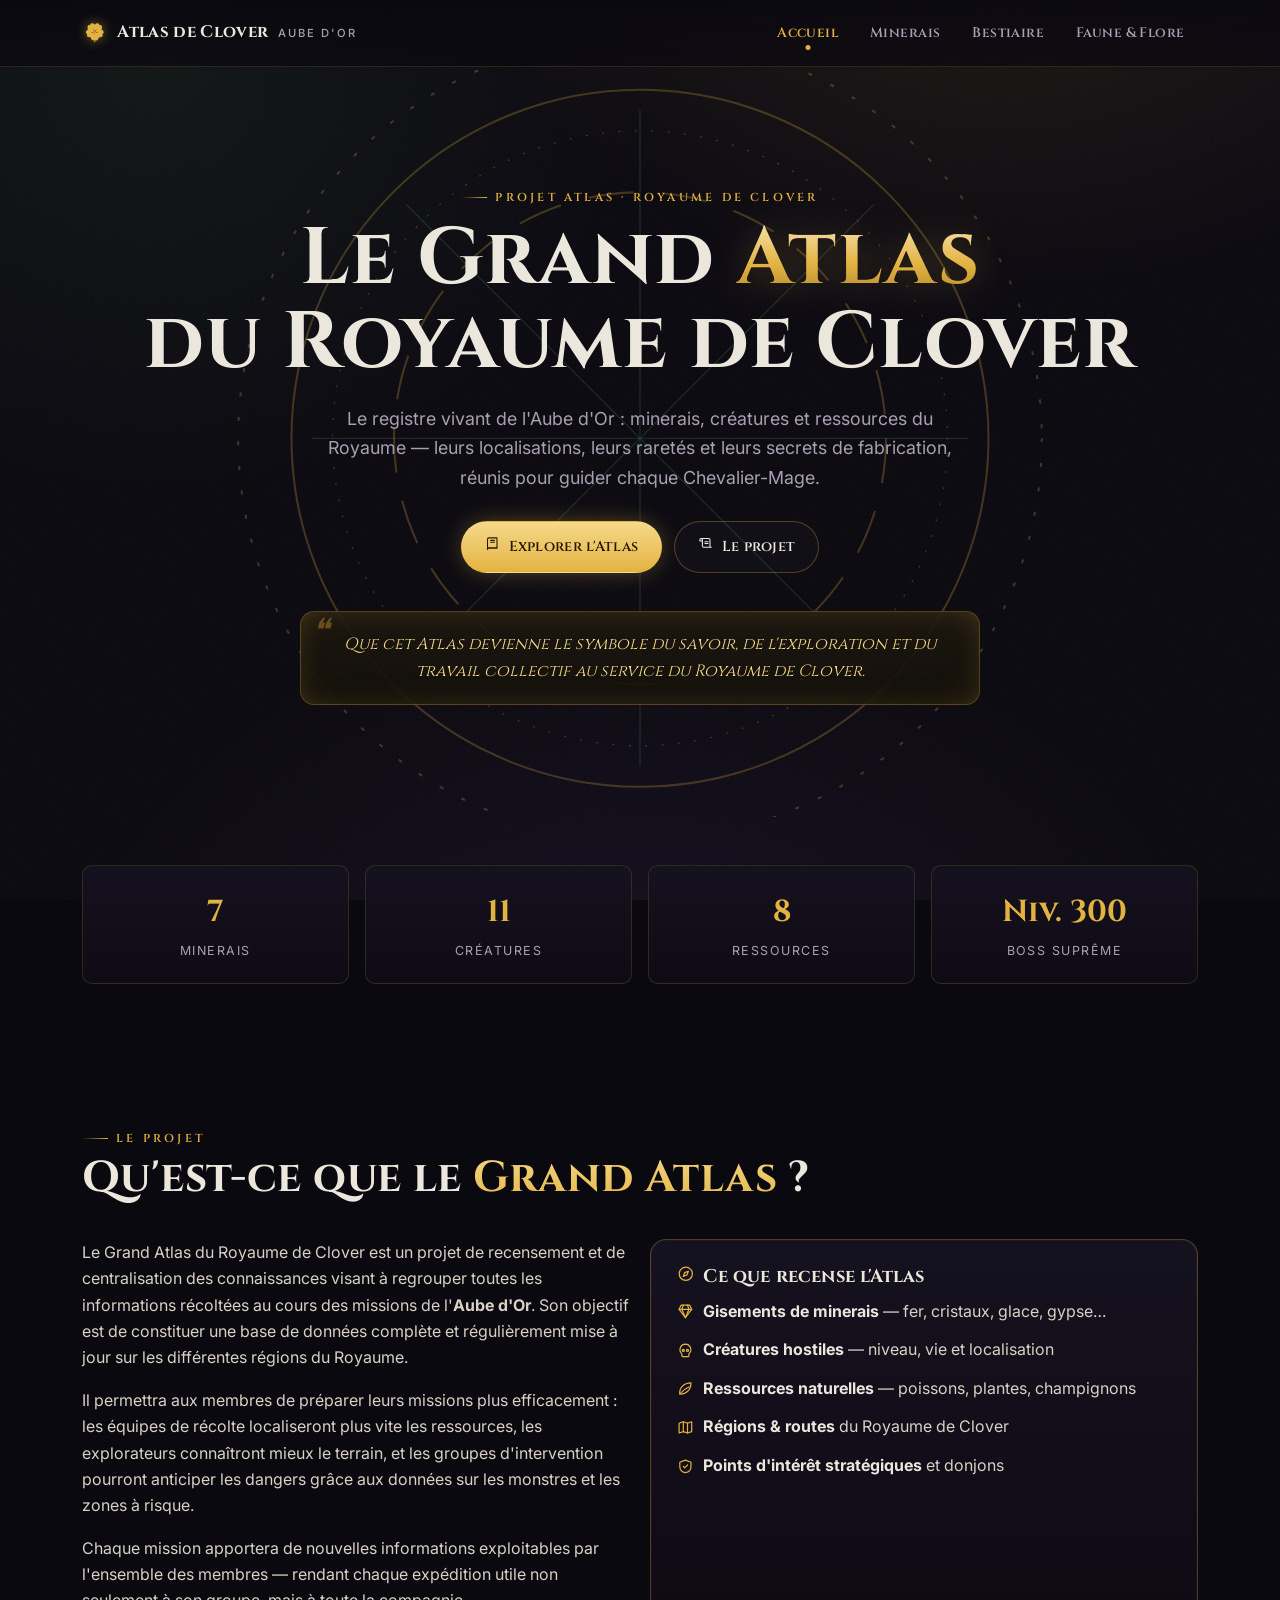
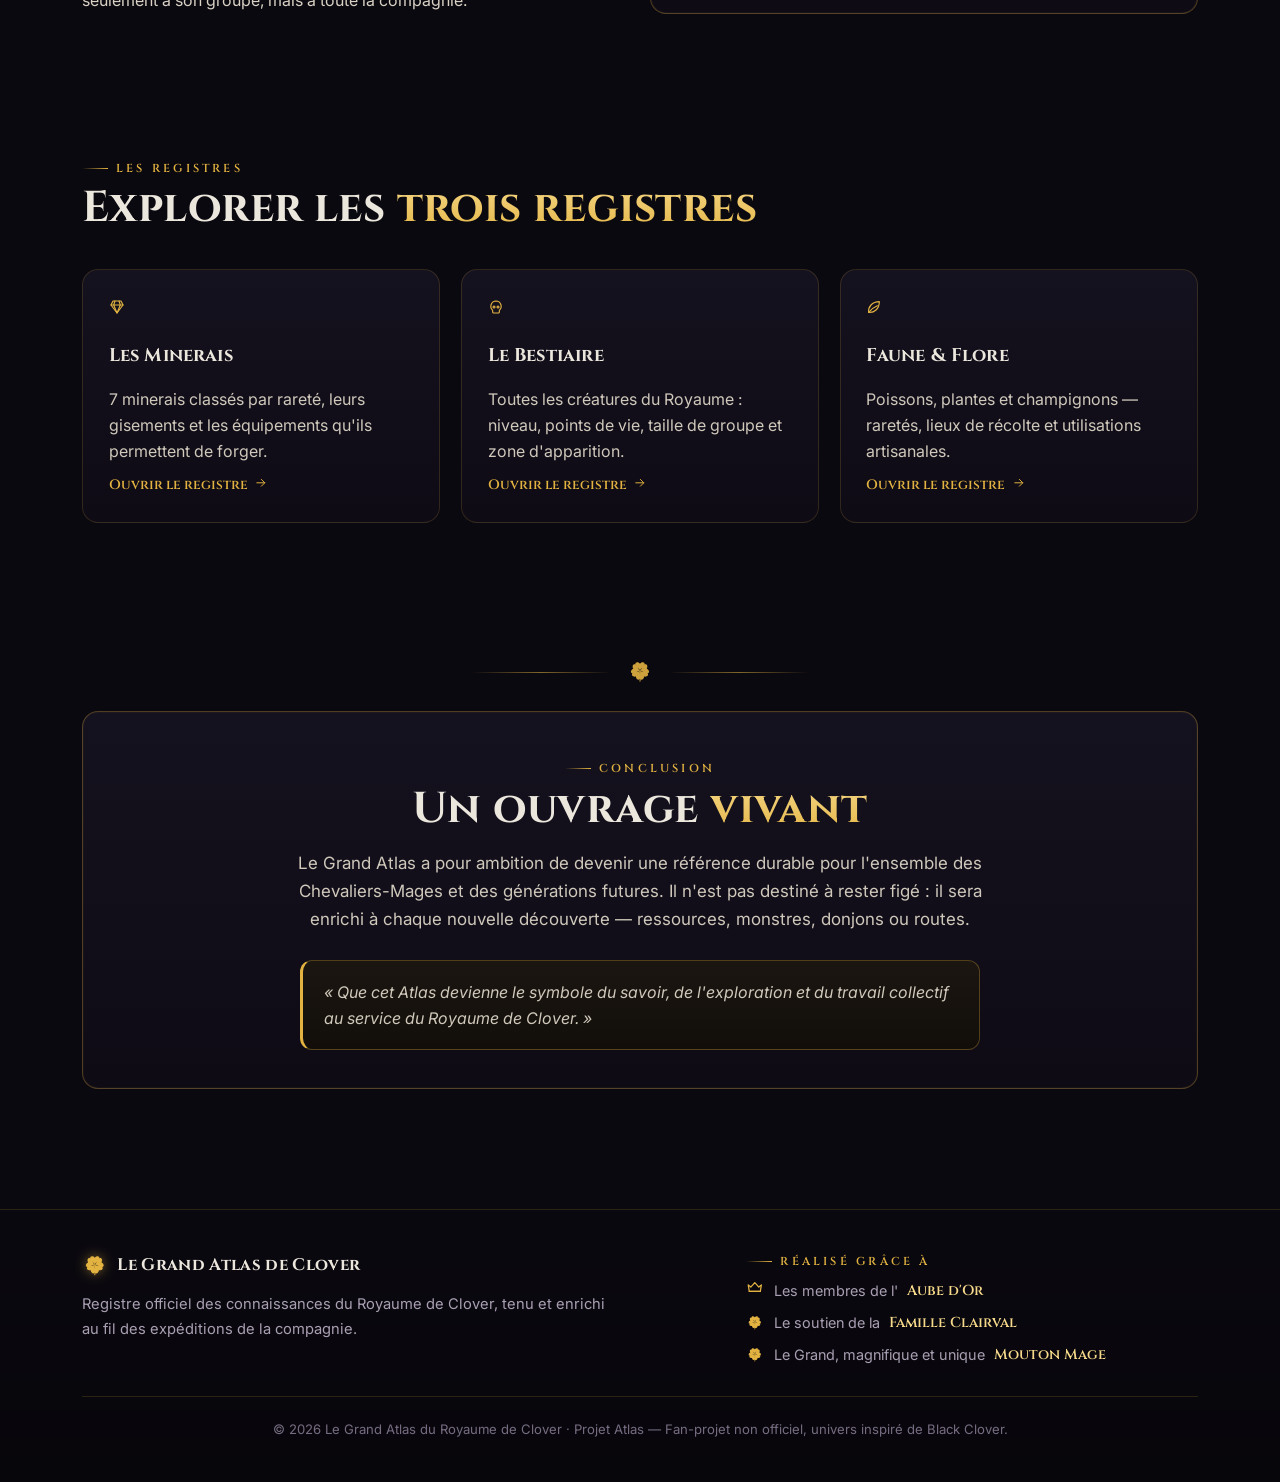
<file: index.html>
<!DOCTYPE html>
<html lang="fr">
<head>
  <meta charset="UTF-8" />
  <meta name="viewport" content="width=device-width, initial-scale=1.0" />
  <title>Le Grand Atlas du Royaume de Clover — Projet Atlas</title>
  <meta name="description" content="Le Grand Atlas du Royaume de Clover : guide officiel de l'Aube d'Or. Minerais, bestiaire, faune & flore — localisations, raretés, stats et craft." />
  <link rel="icon" href="data:image/svg+xml,<svg xmlns='http://www.w3.org/2000/svg' viewBox='-40 -40 80 88'><g fill='%23e3b341'><path d='M0 0C-2-9-16-12-16-22-16-29-8-32 0-24 8-32 16-29 16-22 16-12 2-9 0 0Z'/><path d='M0 0C-2-9-16-12-16-22-16-29-8-32 0-24 8-32 16-29 16-22 16-12 2-9 0 0Z' transform='rotate(72)'/><path d='M0 0C-2-9-16-12-16-22-16-29-8-32 0-24 8-32 16-29 16-22 16-12 2-9 0 0Z' transform='rotate(144)'/><path d='M0 0C-2-9-16-12-16-22-16-29-8-32 0-24 8-32 16-29 16-22 16-12 2-9 0 0Z' transform='rotate(216)'/><path d='M0 0C-2-9-16-12-16-22-16-29-8-32 0-24 8-32 16-29 16-22 16-12 2-9 0 0Z' transform='rotate(288)'/></g></svg>" />
  <link rel="preconnect" href="https://fonts.googleapis.com" />
  <link rel="preconnect" href="https://fonts.gstatic.com" crossorigin />
  <link href="https://fonts.googleapis.com/css2?family=Cinzel:wght@500;600;700;800&family=Inter:wght@400;500;600;700&display=swap" rel="stylesheet" />
  <link rel="stylesheet" href="css/styles.css" />
</head>
<body>

  <!-- Sprite SVG : trèfle à cinq feuilles -->
  <svg width="0" height="0" class="svg-sprite" aria-hidden="true" focusable="false" style="position:absolute">
    <symbol id="clover" viewBox="-40 -40 80 88">
      <g fill="currentColor">
        <path d="M0 0C-2-9-16-12-16-22-16-29-8-32 0-24 8-32 16-29 16-22 16-12 2-9 0 0Z"/>
        <path d="M0 0C-2-9-16-12-16-22-16-29-8-32 0-24 8-32 16-29 16-22 16-12 2-9 0 0Z" transform="rotate(72)"/>
        <path d="M0 0C-2-9-16-12-16-22-16-29-8-32 0-24 8-32 16-29 16-22 16-12 2-9 0 0Z" transform="rotate(144)"/>
        <path d="M0 0C-2-9-16-12-16-22-16-29-8-32 0-24 8-32 16-29 16-22 16-12 2-9 0 0Z" transform="rotate(216)"/>
        <path d="M0 0C-2-9-16-12-16-22-16-29-8-32 0-24 8-32 16-29 16-22 16-12 2-9 0 0Z" transform="rotate(288)"/>
      </g>
      <path d="M0 0C2 14 2 26 0 35" fill="none" stroke="currentColor" stroke-width="3.4" stroke-linecap="round"/>
    </symbol>
  </svg>

  <!-- ===== HEADER ===== -->
  <header class="header">
    <div class="container nav">
      <a href="index.html" class="brand">
        <svg class="clover clover--gold"><use href="#clover"/></svg>
        Atlas de Clover <small>Aube d'Or</small>
      </a>
      <nav class="nav-links" id="menu" aria-label="Navigation principale">
        <a href="index.html" class="is-active">Accueil</a>
        <a href="minerais.html">Minerais</a>
        <a href="bestiaire.html">Bestiaire</a>
        <a href="faune-flore.html">Faune &amp; Flore</a>
      </nav>
      <button class="burger" aria-label="Ouvrir le menu" aria-expanded="false">☰</button>
    </div>
  </header>

  <!-- ===== HERO ===== -->
  <section class="hero">
    <div class="hero-circle" aria-hidden="true">
      <svg viewBox="0 0 400 400" fill="none" stroke="rgba(227,179,65,.5)">
        <circle class="ring2" cx="200" cy="200" r="196" stroke-width="1" stroke-dasharray="2 10"/>
        <circle cx="200" cy="200" r="170" stroke-width="1"/>
        <circle cx="200" cy="200" r="150" stroke-width=".6" stroke-dasharray="1 7"/>
        <circle class="ring2" cx="200" cy="200" r="120" stroke-width="1" stroke-dasharray="22 14"/>
        <g stroke="rgba(95,191,106,.45)">
          <path d="M200 40 L200 360 M40 200 L360 200" stroke-width=".5"/>
          <path d="M86 86 L314 314 M314 86 L86 314" stroke-width=".5"/>
        </g>
      </svg>
    </div>
    <div class="container">
      <span class="kicker">Projet Atlas · Royaume de Clover</span>
      <h1>Le Grand <span class="gold">Atlas</span><br />du Royaume de Clover</h1>
      <p class="tagline">Le registre vivant de l'Aube d'Or : minerais, créatures et ressources du Royaume — leurs localisations, leurs raretés et leurs secrets de fabrication, réunis pour guider chaque Chevalier-Mage.</p>
      <div class="hero-actions">
        <a href="minerais.html" class="btn btn-primary"><span data-ico="book"></span> Explorer l'Atlas</a>
        <a href="#projet" class="btn btn-ghost"><span data-ico="scroll"></span> Le projet</a>
      </div>
      <p class="quote-scroll">Que cet Atlas devienne le symbole du savoir, de l'exploration et du travail collectif au service du Royaume de Clover.</p>
    </div>
  </section>

  <!-- ===== STATS ===== -->
  <section class="container section--tight">
    <div class="stats">
      <div class="stat reveal"><div class="num">7</div><div class="lbl">Minerais</div></div>
      <div class="stat reveal"><div class="num">11</div><div class="lbl">Créatures</div></div>
      <div class="stat reveal"><div class="num">8</div><div class="lbl">Ressources</div></div>
      <div class="stat reveal"><div class="num">Niv. 300</div><div class="lbl">Boss suprême</div></div>
    </div>
  </section>

  <!-- ===== LE PROJET ===== -->
  <section class="container section" id="projet">
    <div class="section-head">
      <span class="kicker">Le projet</span>
      <h2 class="section-title">Qu'est-ce que le <span class="accent">Grand Atlas</span> ?</h2>
    </div>
    <div class="grid grid-2">
      <div class="prose reveal">
        <p>Le Grand Atlas du Royaume de Clover est un projet de recensement et de centralisation des connaissances visant à regrouper toutes les informations récoltées au cours des missions de l'<b>Aube d'Or</b>. Son objectif est de constituer une base de données complète et régulièrement mise à jour sur les différentes régions du Royaume.</p>
        <p>Il permettra aux membres de préparer leurs missions plus efficacement : les équipes de récolte localiseront plus vite les ressources, les explorateurs connaîtront mieux le terrain, et les groupes d'intervention pourront anticiper les dangers grâce aux données sur les monstres et les zones à risque.</p>
        <p>Chaque mission apportera de nouvelles informations exploitables par l'ensemble des membres — rendant chaque expédition utile non seulement à son groupe, mais à toute la compagnie.</p>
      </div>
      <div class="panel panel--accent reveal">
        <h3><span data-ico="compass"></span> Ce que recense l'Atlas</h3>
        <ul class="list-clean" style="margin-top:.4rem">
          <li><span data-ico="gem"></span><span><b>Gisements de minerais</b> — fer, cristaux, glace, gypse…</span></li>
          <li><span data-ico="skull"></span><span><b>Créatures hostiles</b> — niveau, vie et localisation</span></li>
          <li><span data-ico="leaf"></span><span><b>Ressources naturelles</b> — poissons, plantes, champignons</span></li>
          <li><span data-ico="map"></span><span><b>Régions &amp; routes</b> du Royaume de Clover</span></li>
          <li><span data-ico="shield"></span><span><b>Points d'intérêt stratégiques</b> et donjons</span></li>
        </ul>
      </div>
    </div>
  </section>

  <!-- ===== HUB ===== -->
  <section class="container section--tight">
    <div class="section-head">
      <span class="kicker">Les registres</span>
      <h2 class="section-title">Explorer les <span class="accent">trois registres</span></h2>
    </div>
    <div class="grid grid-3">
      <a href="minerais.html" class="panel hub-card reveal">
        <span class="ico-lg" data-ico="gem"></span>
        <h3>Les Minerais</h3>
        <p>7 minerais classés par rareté, leurs gisements et les équipements qu'ils permettent de forger.</p>
        <span class="go">Ouvrir le registre <span data-ico="arrow"></span></span>
      </a>
      <a href="bestiaire.html" class="panel hub-card reveal">
        <span class="ico-lg" data-ico="skull"></span>
        <h3>Le Bestiaire</h3>
        <p>Toutes les créatures du Royaume : niveau, points de vie, taille de groupe et zone d'apparition.</p>
        <span class="go">Ouvrir le registre <span data-ico="arrow"></span></span>
      </a>
      <a href="faune-flore.html" class="panel hub-card reveal">
        <span class="ico-lg" data-ico="leaf"></span>
        <h3>Faune &amp; Flore</h3>
        <p>Poissons, plantes et champignons — raretés, lieux de récolte et utilisations artisanales.</p>
        <span class="go">Ouvrir le registre <span data-ico="arrow"></span></span>
      </a>
    </div>
  </section>

  <!-- ===== CONCLUSION ===== -->
  <section class="container section">
    <div class="ornament reveal"><svg class="clover clover--gold" style="width:26px;height:26px"><use href="#clover"/></svg></div>
    <div class="panel panel--accent reveal" style="margin-top:1.6rem;text-align:center;padding:2.4rem clamp(1.2rem,4vw,2.6rem)">
      <span class="kicker" style="justify-content:center">Conclusion</span>
      <h2 class="section-title" style="margin-bottom:1rem">Un ouvrage <span class="accent">vivant</span></h2>
      <p class="lead" style="margin:0 auto 1rem">Le Grand Atlas a pour ambition de devenir une référence durable pour l'ensemble des Chevaliers-Mages et des générations futures. Il n'est pas destiné à rester figé : il sera enrichi à chaque nouvelle découverte — ressources, monstres, donjons ou routes.</p>
      <p class="scroll-note" style="display:inline-block;text-align:left;max-width:680px;margin-top:.6rem">« Que cet Atlas devienne le symbole du savoir, de l'exploration et du travail collectif au service du Royaume de Clover. »</p>
    </div>
  </section>

  <!-- ===== FOOTER ===== -->
  <footer class="footer">
    <div class="container">
      <div class="footer-grid">
        <div>
          <a href="index.html" class="brand"><svg class="clover clover--gold"><use href="#clover"/></svg> Le Grand Atlas de Clover</a>
          <p>Registre officiel des connaissances du Royaume de Clover, tenu et enrichi au fil des expéditions de la compagnie.</p>
        </div>
        <div class="credits">
          <span class="kicker">Réalisé grâce à</span>
          <div class="credit"><span data-ico="crown"></span> Les membres de l'<b>Aube d'Or</b></div>
          <div class="credit"><svg class="clover clover--gold"><use href="#clover"/></svg> Le soutien de la <b>Famille Clairval</b></div>
          <div class="credit"><svg class="clover clover--gold"><use href="#clover"/></svg> Le Grand, magnifique et unique <b>Mouton Mage</b></div>
        </div>
      </div>
      <div class="footer-copy">© <span data-year>2026</span> Le Grand Atlas du Royaume de Clover · Projet Atlas — Fan-projet non officiel, univers inspiré de Black Clover.</div>
    </div>
  </footer>

  <script src="js/main.js"></script>
</body>
</html>
</file>
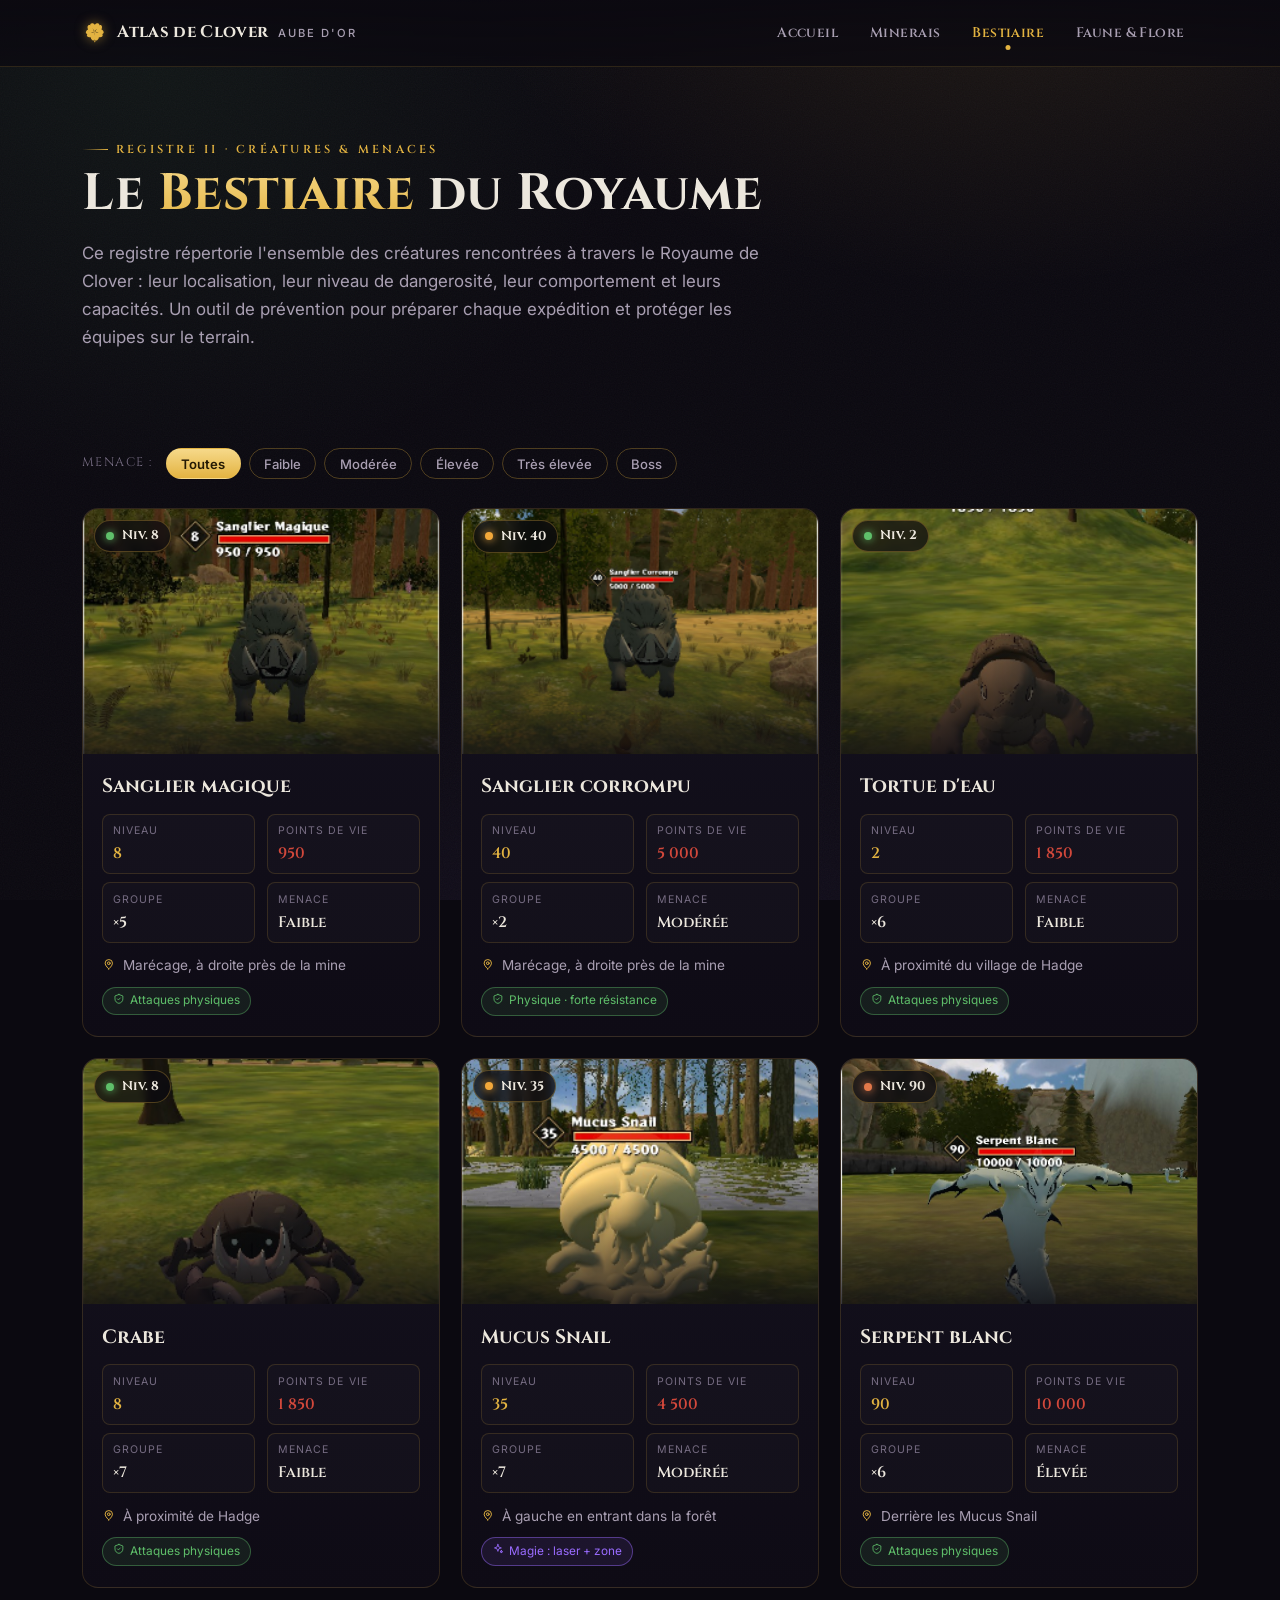
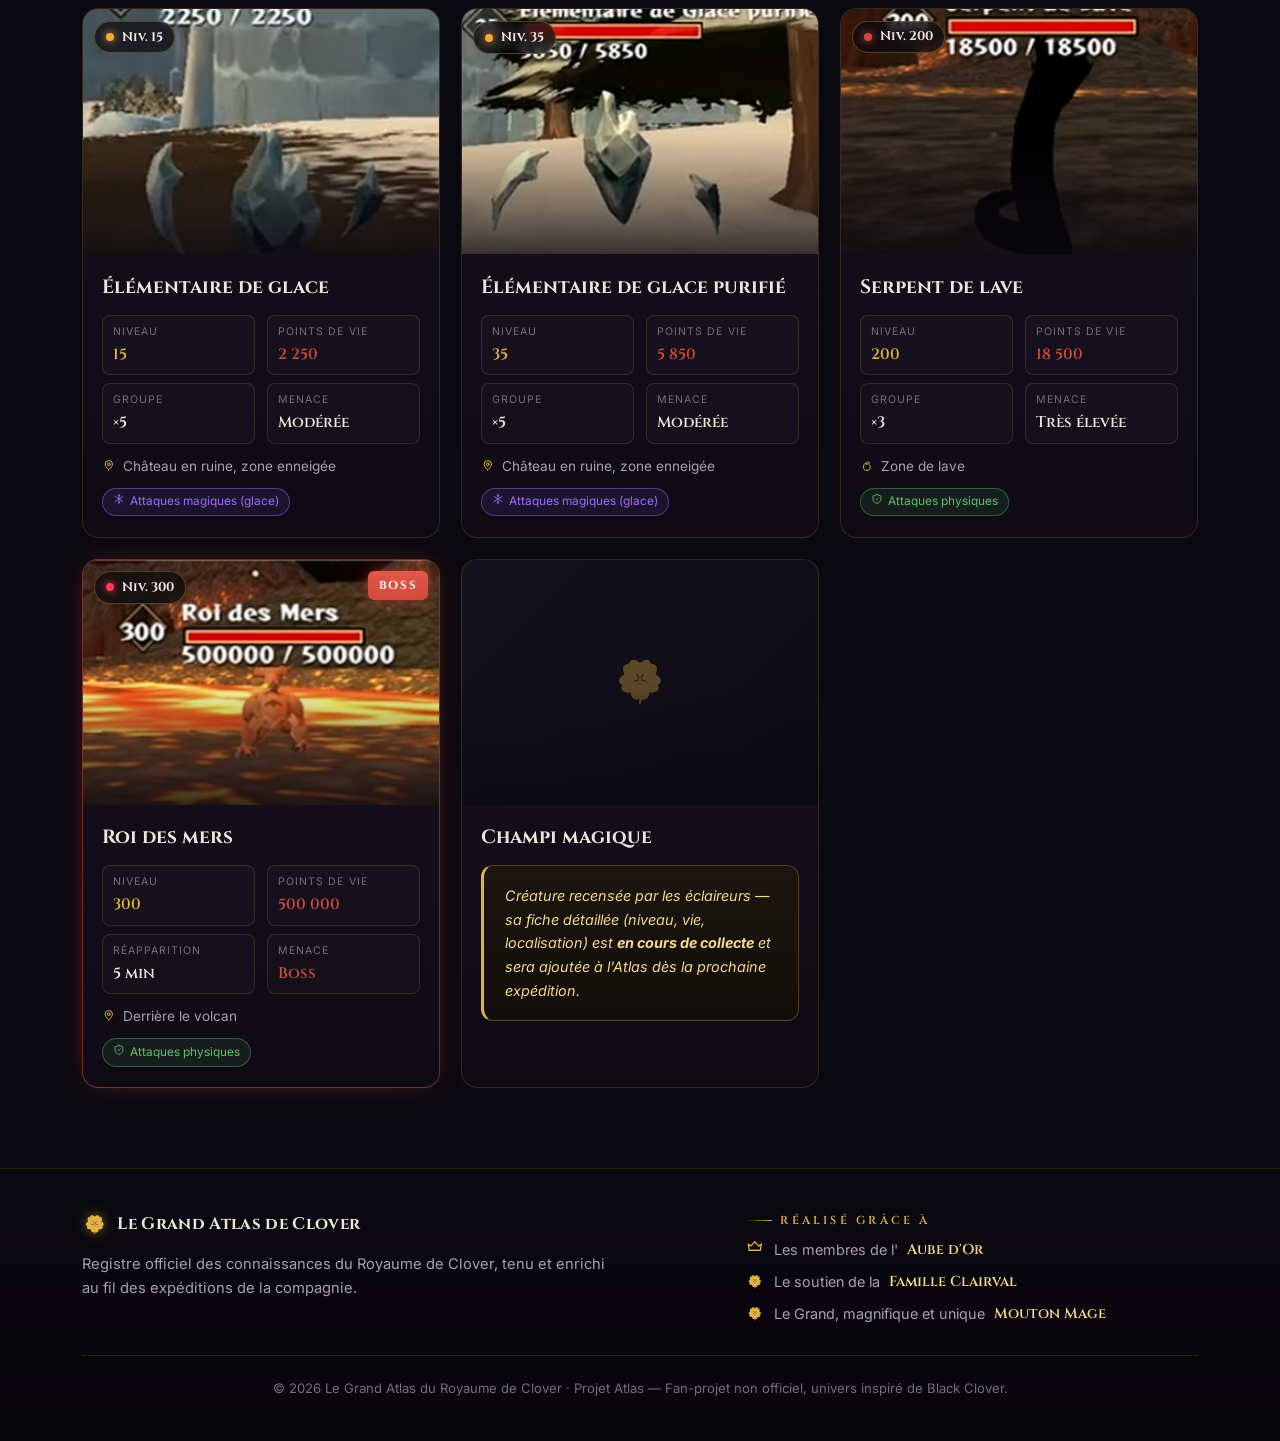
<file: bestiaire.html>
<!DOCTYPE html>
<html lang="fr">
<head>
  <meta charset="UTF-8" />
  <meta name="viewport" content="width=device-width, initial-scale=1.0" />
  <title>Le Bestiaire — Le Grand Atlas du Royaume de Clover</title>
  <meta name="description" content="Le bestiaire du Royaume de Clover : niveau, points de vie, taille de groupe, type d'attaque et localisation de chaque créature — du sanglier au Roi des mers." />
  <link rel="icon" href="data:image/svg+xml,<svg xmlns='http://www.w3.org/2000/svg' viewBox='-40 -40 80 88'><g fill='%23e3b341'><path d='M0 0C-2-9-16-12-16-22-16-29-8-32 0-24 8-32 16-29 16-22 16-12 2-9 0 0Z'/><path d='M0 0C-2-9-16-12-16-22-16-29-8-32 0-24 8-32 16-29 16-22 16-12 2-9 0 0Z' transform='rotate(72)'/><path d='M0 0C-2-9-16-12-16-22-16-29-8-32 0-24 8-32 16-29 16-22 16-12 2-9 0 0Z' transform='rotate(144)'/><path d='M0 0C-2-9-16-12-16-22-16-29-8-32 0-24 8-32 16-29 16-22 16-12 2-9 0 0Z' transform='rotate(216)'/><path d='M0 0C-2-9-16-12-16-22-16-29-8-32 0-24 8-32 16-29 16-22 16-12 2-9 0 0Z' transform='rotate(288)'/></g></svg>" />
  <link rel="preconnect" href="https://fonts.googleapis.com" />
  <link rel="preconnect" href="https://fonts.gstatic.com" crossorigin />
  <link href="https://fonts.googleapis.com/css2?family=Cinzel:wght@500;600;700;800&family=Inter:wght@400;500;600;700&display=swap" rel="stylesheet" />
  <link rel="stylesheet" href="css/styles.css" />
</head>
<body>

  <svg width="0" height="0" class="svg-sprite" aria-hidden="true" focusable="false" style="position:absolute">
    <symbol id="clover" viewBox="-40 -40 80 88">
      <g fill="currentColor">
        <path d="M0 0C-2-9-16-12-16-22-16-29-8-32 0-24 8-32 16-29 16-22 16-12 2-9 0 0Z"/>
        <path d="M0 0C-2-9-16-12-16-22-16-29-8-32 0-24 8-32 16-29 16-22 16-12 2-9 0 0Z" transform="rotate(72)"/>
        <path d="M0 0C-2-9-16-12-16-22-16-29-8-32 0-24 8-32 16-29 16-22 16-12 2-9 0 0Z" transform="rotate(144)"/>
        <path d="M0 0C-2-9-16-12-16-22-16-29-8-32 0-24 8-32 16-29 16-22 16-12 2-9 0 0Z" transform="rotate(216)"/>
        <path d="M0 0C-2-9-16-12-16-22-16-29-8-32 0-24 8-32 16-29 16-22 16-12 2-9 0 0Z" transform="rotate(288)"/>
      </g>
      <path d="M0 0C2 14 2 26 0 35" fill="none" stroke="currentColor" stroke-width="3.4" stroke-linecap="round"/>
    </symbol>
  </svg>

  <header class="header">
    <div class="container nav">
      <a href="index.html" class="brand">
        <svg class="clover clover--gold"><use href="#clover"/></svg>
        Atlas de Clover <small>Aube d'Or</small>
      </a>
      <nav class="nav-links" id="menu" aria-label="Navigation principale">
        <a href="index.html">Accueil</a>
        <a href="minerais.html">Minerais</a>
        <a href="bestiaire.html" class="is-active">Bestiaire</a>
        <a href="faune-flore.html">Faune &amp; Flore</a>
      </nav>
      <button class="burger" aria-label="Ouvrir le menu" aria-expanded="false">☰</button>
    </div>
  </header>

  <section class="container section--tight" style="padding-top:clamp(2.5rem,6vw,4rem)">
    <span class="kicker">Registre II · Créatures &amp; menaces</span>
    <h1 class="section-title" style="font-size:clamp(2rem,5vw,3.2rem)">Le <span class="accent">Bestiaire</span> du Royaume</h1>
    <p class="lead" style="margin-top:1rem">Ce registre répertorie l'ensemble des créatures rencontrées à travers le Royaume de Clover : leur localisation, leur niveau de dangerosité, leur comportement et leurs capacités. Un outil de prévention pour préparer chaque expédition et protéger les équipes sur le terrain.</p>
  </section>

  <section class="container section--tight">
    <div class="filters" data-filter-group data-target=".beast[data-cat]">
      <span class="flabel">Menace&nbsp;:</span>
      <button class="chip is-on" data-value="all">Toutes</button>
      <button class="chip" data-value="faible">Faible</button>
      <button class="chip" data-value="modere">Modérée</button>
      <button class="chip" data-value="eleve">Élevée</button>
      <button class="chip" data-value="tres-eleve">Très élevée</button>
      <button class="chip" data-value="boss">Boss</button>
    </div>

    <div class="grid grid-auto">

      <!-- Sanglier magique -->
      <article class="beast reveal" data-cat="faible">
        <div class="beast-media">
          <span class="lvl-badge" style="--danger:#5fbf6a"><span class="dot"></span> Niv. 8</span>
          <img src="assets/img/monstre-sanglier-magique.png" alt="Sanglier magique" loading="lazy" />
        </div>
        <div class="beast-body">
          <div class="beast-title">Sanglier magique</div>
          <div class="stat-grid">
            <div class="stat-cell"><span class="k">Niveau</span><span class="v lv">8</span></div>
            <div class="stat-cell"><span class="k">Points de vie</span><span class="v hp">950</span></div>
            <div class="stat-cell"><span class="k">Groupe</span><span class="v">×5</span></div>
            <div class="stat-cell"><span class="k">Menace</span><span class="v">Faible</span></div>
          </div>
          <div class="loc"><span data-ico="pin"></span> Marécage, à droite près de la mine</div>
          <span class="tag-attack phys"><span data-ico="shield"></span> Attaques physiques</span>
        </div>
      </article>

      <!-- Sanglier corrompu -->
      <article class="beast reveal" data-cat="modere">
        <div class="beast-media">
          <span class="lvl-badge" style="--danger:#f3a83a"><span class="dot"></span> Niv. 40</span>
          <img src="assets/img/monstre-sanglier-corrompu.png" alt="Sanglier corrompu" loading="lazy" />
        </div>
        <div class="beast-body">
          <div class="beast-title">Sanglier corrompu</div>
          <div class="stat-grid">
            <div class="stat-cell"><span class="k">Niveau</span><span class="v lv">40</span></div>
            <div class="stat-cell"><span class="k">Points de vie</span><span class="v hp">5 000</span></div>
            <div class="stat-cell"><span class="k">Groupe</span><span class="v">×2</span></div>
            <div class="stat-cell"><span class="k">Menace</span><span class="v">Modérée</span></div>
          </div>
          <div class="loc"><span data-ico="pin"></span> Marécage, à droite près de la mine</div>
          <span class="tag-attack phys"><span data-ico="shield"></span> Physique · forte résistance</span>
        </div>
      </article>

      <!-- Tortue d'eau -->
      <article class="beast reveal" data-cat="faible">
        <div class="beast-media">
          <span class="lvl-badge" style="--danger:#5fbf6a"><span class="dot"></span> Niv. 2</span>
          <img src="assets/img/monstre-tortue-eau.png" alt="Tortue d'eau" loading="lazy" />
        </div>
        <div class="beast-body">
          <div class="beast-title">Tortue d'eau</div>
          <div class="stat-grid">
            <div class="stat-cell"><span class="k">Niveau</span><span class="v lv">2</span></div>
            <div class="stat-cell"><span class="k">Points de vie</span><span class="v hp">1 850</span></div>
            <div class="stat-cell"><span class="k">Groupe</span><span class="v">×6</span></div>
            <div class="stat-cell"><span class="k">Menace</span><span class="v">Faible</span></div>
          </div>
          <div class="loc"><span data-ico="pin"></span> À proximité du village de Hadge</div>
          <span class="tag-attack phys"><span data-ico="shield"></span> Attaques physiques</span>
        </div>
      </article>

      <!-- Crabe -->
      <article class="beast reveal" data-cat="faible">
        <div class="beast-media">
          <span class="lvl-badge" style="--danger:#5fbf6a"><span class="dot"></span> Niv. 8</span>
          <img src="assets/img/monstre-crabe.png" alt="Crabe" loading="lazy" />
        </div>
        <div class="beast-body">
          <div class="beast-title">Crabe</div>
          <div class="stat-grid">
            <div class="stat-cell"><span class="k">Niveau</span><span class="v lv">8</span></div>
            <div class="stat-cell"><span class="k">Points de vie</span><span class="v hp">1 850</span></div>
            <div class="stat-cell"><span class="k">Groupe</span><span class="v">×7</span></div>
            <div class="stat-cell"><span class="k">Menace</span><span class="v">Faible</span></div>
          </div>
          <div class="loc"><span data-ico="pin"></span> À proximité de Hadge</div>
          <span class="tag-attack phys"><span data-ico="shield"></span> Attaques physiques</span>
        </div>
      </article>

      <!-- Mucus Snail -->
      <article class="beast reveal" data-cat="modere">
        <div class="beast-media">
          <span class="lvl-badge" style="--danger:#f3a83a"><span class="dot"></span> Niv. 35</span>
          <img src="assets/img/monstre-mucus-snail.png" alt="Mucus Snail" loading="lazy" />
        </div>
        <div class="beast-body">
          <div class="beast-title">Mucus Snail</div>
          <div class="stat-grid">
            <div class="stat-cell"><span class="k">Niveau</span><span class="v lv">35</span></div>
            <div class="stat-cell"><span class="k">Points de vie</span><span class="v hp">4 500</span></div>
            <div class="stat-cell"><span class="k">Groupe</span><span class="v">×7</span></div>
            <div class="stat-cell"><span class="k">Menace</span><span class="v">Modérée</span></div>
          </div>
          <div class="loc"><span data-ico="pin"></span> À gauche en entrant dans la forêt</div>
          <span class="tag-attack magic"><span data-ico="sparkle"></span> Magie : laser + zone</span>
        </div>
      </article>

      <!-- Serpent blanc -->
      <article class="beast reveal" data-cat="eleve">
        <div class="beast-media">
          <span class="lvl-badge" style="--danger:#e2784a"><span class="dot"></span> Niv. 90</span>
          <img src="assets/img/monstre-serpent-blanc.png" alt="Serpent blanc" loading="lazy" />
        </div>
        <div class="beast-body">
          <div class="beast-title">Serpent blanc</div>
          <div class="stat-grid">
            <div class="stat-cell"><span class="k">Niveau</span><span class="v lv">90</span></div>
            <div class="stat-cell"><span class="k">Points de vie</span><span class="v hp">10 000</span></div>
            <div class="stat-cell"><span class="k">Groupe</span><span class="v">×6</span></div>
            <div class="stat-cell"><span class="k">Menace</span><span class="v">Élevée</span></div>
          </div>
          <div class="loc"><span data-ico="pin"></span> Derrière les Mucus Snail</div>
          <span class="tag-attack phys"><span data-ico="shield"></span> Attaques physiques</span>
        </div>
      </article>

      <!-- Élémentaire de glace -->
      <article class="beast reveal" data-cat="modere">
        <div class="beast-media">
          <span class="lvl-badge" style="--danger:#f3a83a"><span class="dot"></span> Niv. 15</span>
          <img src="assets/img/monstre-elementaire-glace.png" alt="Élémentaire de glace" loading="lazy" />
        </div>
        <div class="beast-body">
          <div class="beast-title">Élémentaire de glace</div>
          <div class="stat-grid">
            <div class="stat-cell"><span class="k">Niveau</span><span class="v lv">15</span></div>
            <div class="stat-cell"><span class="k">Points de vie</span><span class="v hp">2 250</span></div>
            <div class="stat-cell"><span class="k">Groupe</span><span class="v">×5</span></div>
            <div class="stat-cell"><span class="k">Menace</span><span class="v">Modérée</span></div>
          </div>
          <div class="loc"><span data-ico="pin"></span> Château en ruine, zone enneigée</div>
          <span class="tag-attack magic"><span data-ico="snow"></span> Attaques magiques (glace)</span>
        </div>
      </article>

      <!-- Élémentaire de glace purifié -->
      <article class="beast reveal" data-cat="modere">
        <div class="beast-media">
          <span class="lvl-badge" style="--danger:#f3a83a"><span class="dot"></span> Niv. 35</span>
          <img src="assets/img/monstre-elementaire-glace-purifie.png" alt="Élémentaire de glace purifié" loading="lazy" />
        </div>
        <div class="beast-body">
          <div class="beast-title">Élémentaire de glace purifié</div>
          <div class="stat-grid">
            <div class="stat-cell"><span class="k">Niveau</span><span class="v lv">35</span></div>
            <div class="stat-cell"><span class="k">Points de vie</span><span class="v hp">5 850</span></div>
            <div class="stat-cell"><span class="k">Groupe</span><span class="v">×5</span></div>
            <div class="stat-cell"><span class="k">Menace</span><span class="v">Modérée</span></div>
          </div>
          <div class="loc"><span data-ico="pin"></span> Château en ruine, zone enneigée</div>
          <span class="tag-attack magic"><span data-ico="snow"></span> Attaques magiques (glace)</span>
        </div>
      </article>

      <!-- Serpent de lave -->
      <article class="beast reveal" data-cat="tres-eleve">
        <div class="beast-media">
          <span class="lvl-badge" style="--danger:#d2483b"><span class="dot"></span> Niv. 200</span>
          <img src="assets/img/monstre-serpent-lave.png" alt="Serpent de lave" loading="lazy" />
        </div>
        <div class="beast-body">
          <div class="beast-title">Serpent de lave</div>
          <div class="stat-grid">
            <div class="stat-cell"><span class="k">Niveau</span><span class="v lv">200</span></div>
            <div class="stat-cell"><span class="k">Points de vie</span><span class="v hp">18 500</span></div>
            <div class="stat-cell"><span class="k">Groupe</span><span class="v">×3</span></div>
            <div class="stat-cell"><span class="k">Menace</span><span class="v">Très élevée</span></div>
          </div>
          <div class="loc"><span data-ico="flame"></span> Zone de lave</div>
          <span class="tag-attack phys"><span data-ico="shield"></span> Attaques physiques</span>
        </div>
      </article>

      <!-- Roi des mers (BOSS) -->
      <article class="beast boss reveal" data-cat="boss">
        <div class="beast-media">
          <span class="boss-tag">BOSS</span>
          <span class="lvl-badge" style="--danger:#ff3b5c"><span class="dot"></span> Niv. 300</span>
          <img src="assets/img/monstre-roi-des-mers.png" alt="Roi des mers — Boss" loading="lazy" />
        </div>
        <div class="beast-body">
          <div class="beast-title">Roi des mers</div>
          <div class="stat-grid">
            <div class="stat-cell"><span class="k">Niveau</span><span class="v lv">300</span></div>
            <div class="stat-cell"><span class="k">Points de vie</span><span class="v hp">500 000</span></div>
            <div class="stat-cell"><span class="k">Réapparition</span><span class="v">5 min</span></div>
            <div class="stat-cell"><span class="k">Menace</span><span class="v" style="color:var(--crimson)">Boss</span></div>
          </div>
          <div class="loc"><span data-ico="pin"></span> Derrière le volcan</div>
          <span class="tag-attack phys"><span data-ico="shield"></span> Attaques physiques</span>
        </div>
      </article>

      <!-- Champi magique : fiche à venir -->
      <article class="beast reveal" data-cat="inconnu">
        <div class="beast-media" style="display:flex;align-items:center;justify-content:center;background:linear-gradient(135deg,#15121f,#0c0a12)">
          <svg class="clover clover--gold" style="width:60px;height:60px;opacity:.35"><use href="#clover"/></svg>
        </div>
        <div class="beast-body">
          <div class="beast-title">Champi magique</div>
          <div class="scroll-note" style="font-size:.9rem">Créature recensée par les éclaireurs — sa fiche détaillée (niveau, vie, localisation) est <b>en cours de collecte</b> et sera ajoutée à l'Atlas dès la prochaine expédition.</div>
        </div>
      </article>

    </div>
  </section>

  <footer class="footer">
    <div class="container">
      <div class="footer-grid">
        <div>
          <a href="index.html" class="brand"><svg class="clover clover--gold"><use href="#clover"/></svg> Le Grand Atlas de Clover</a>
          <p>Registre officiel des connaissances du Royaume de Clover, tenu et enrichi au fil des expéditions de la compagnie.</p>
        </div>
        <div class="credits">
          <span class="kicker">Réalisé grâce à</span>
          <div class="credit"><span data-ico="crown"></span> Les membres de l'<b>Aube d'Or</b></div>
          <div class="credit"><svg class="clover clover--gold"><use href="#clover"/></svg> Le soutien de la <b>Famille Clairval</b></div>
          <div class="credit"><svg class="clover clover--gold"><use href="#clover"/></svg> Le Grand, magnifique et unique <b>Mouton Mage</b></div>
        </div>
      </div>
      <div class="footer-copy">© <span data-year>2026</span> Le Grand Atlas du Royaume de Clover · Projet Atlas — Fan-projet non officiel, univers inspiré de Black Clover.</div>
    </div>
  </footer>

  <script src="js/main.js"></script>
</body>
</html>
</file>
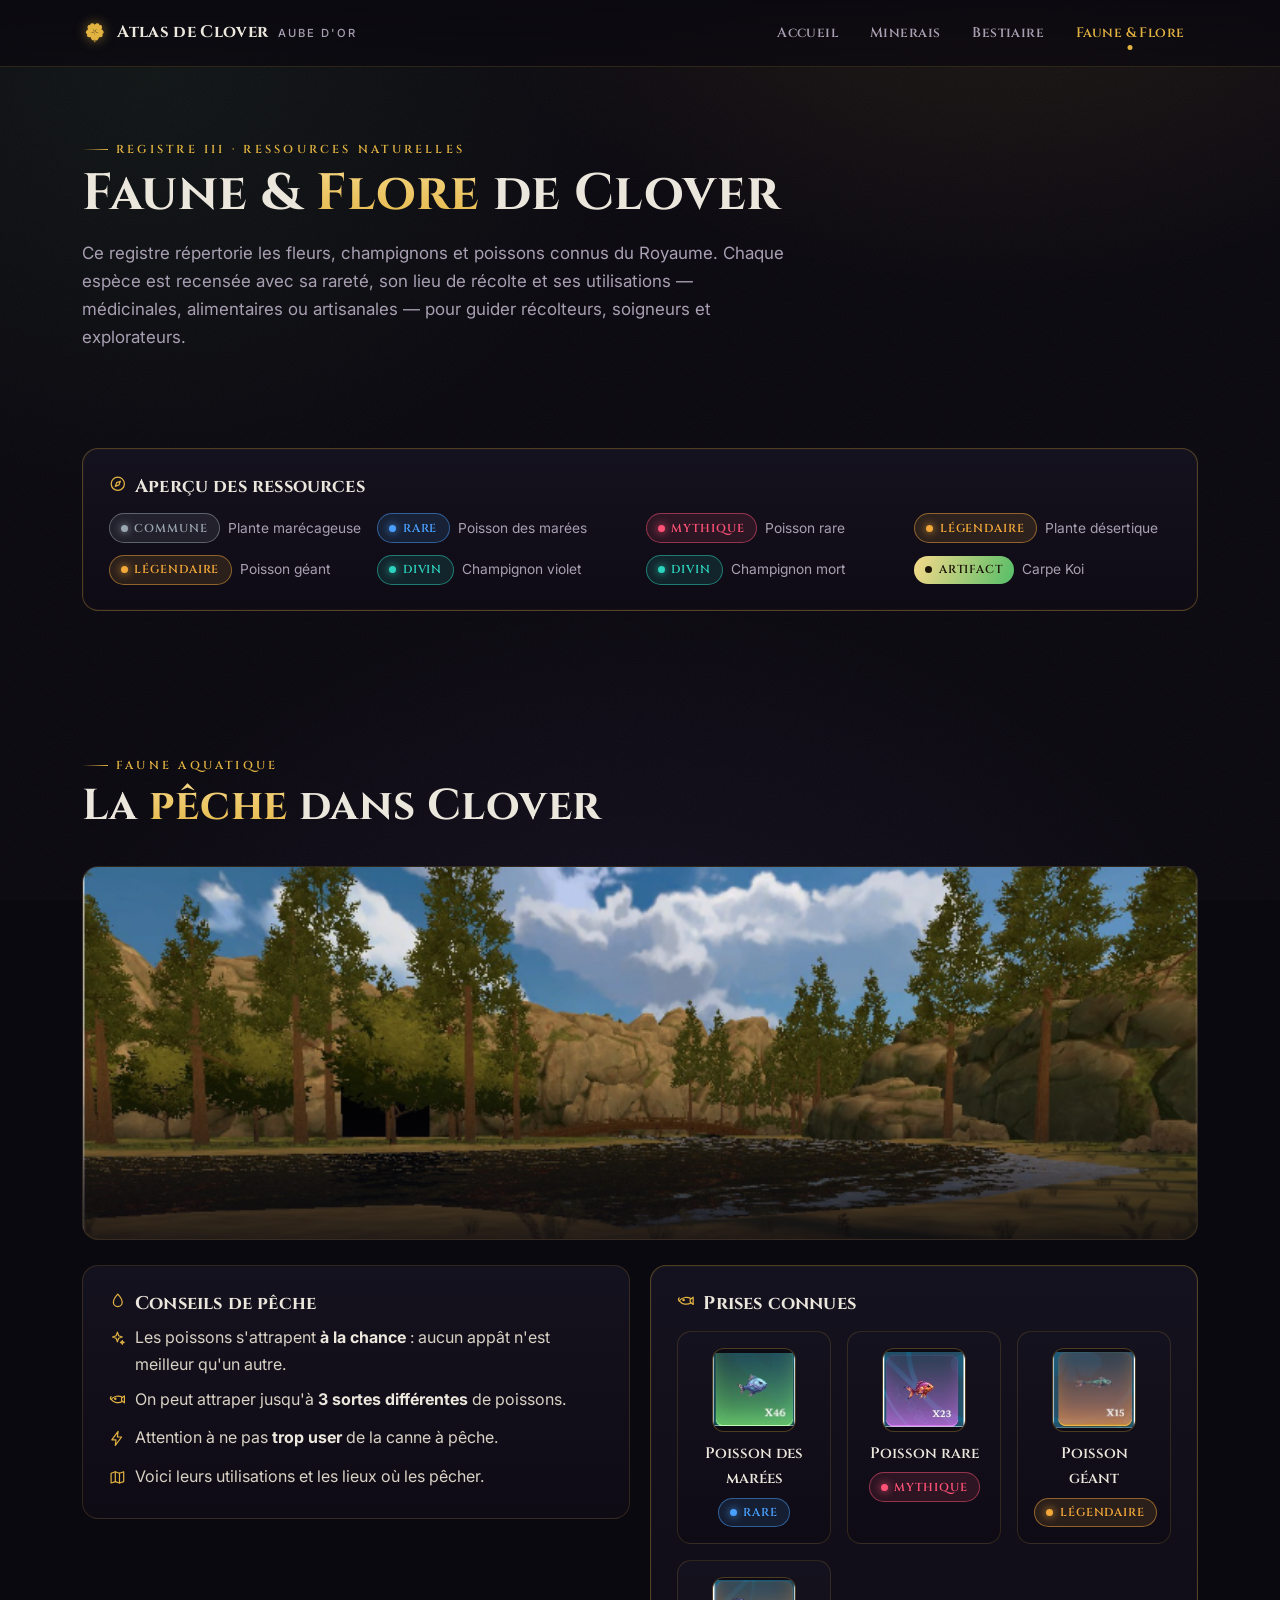
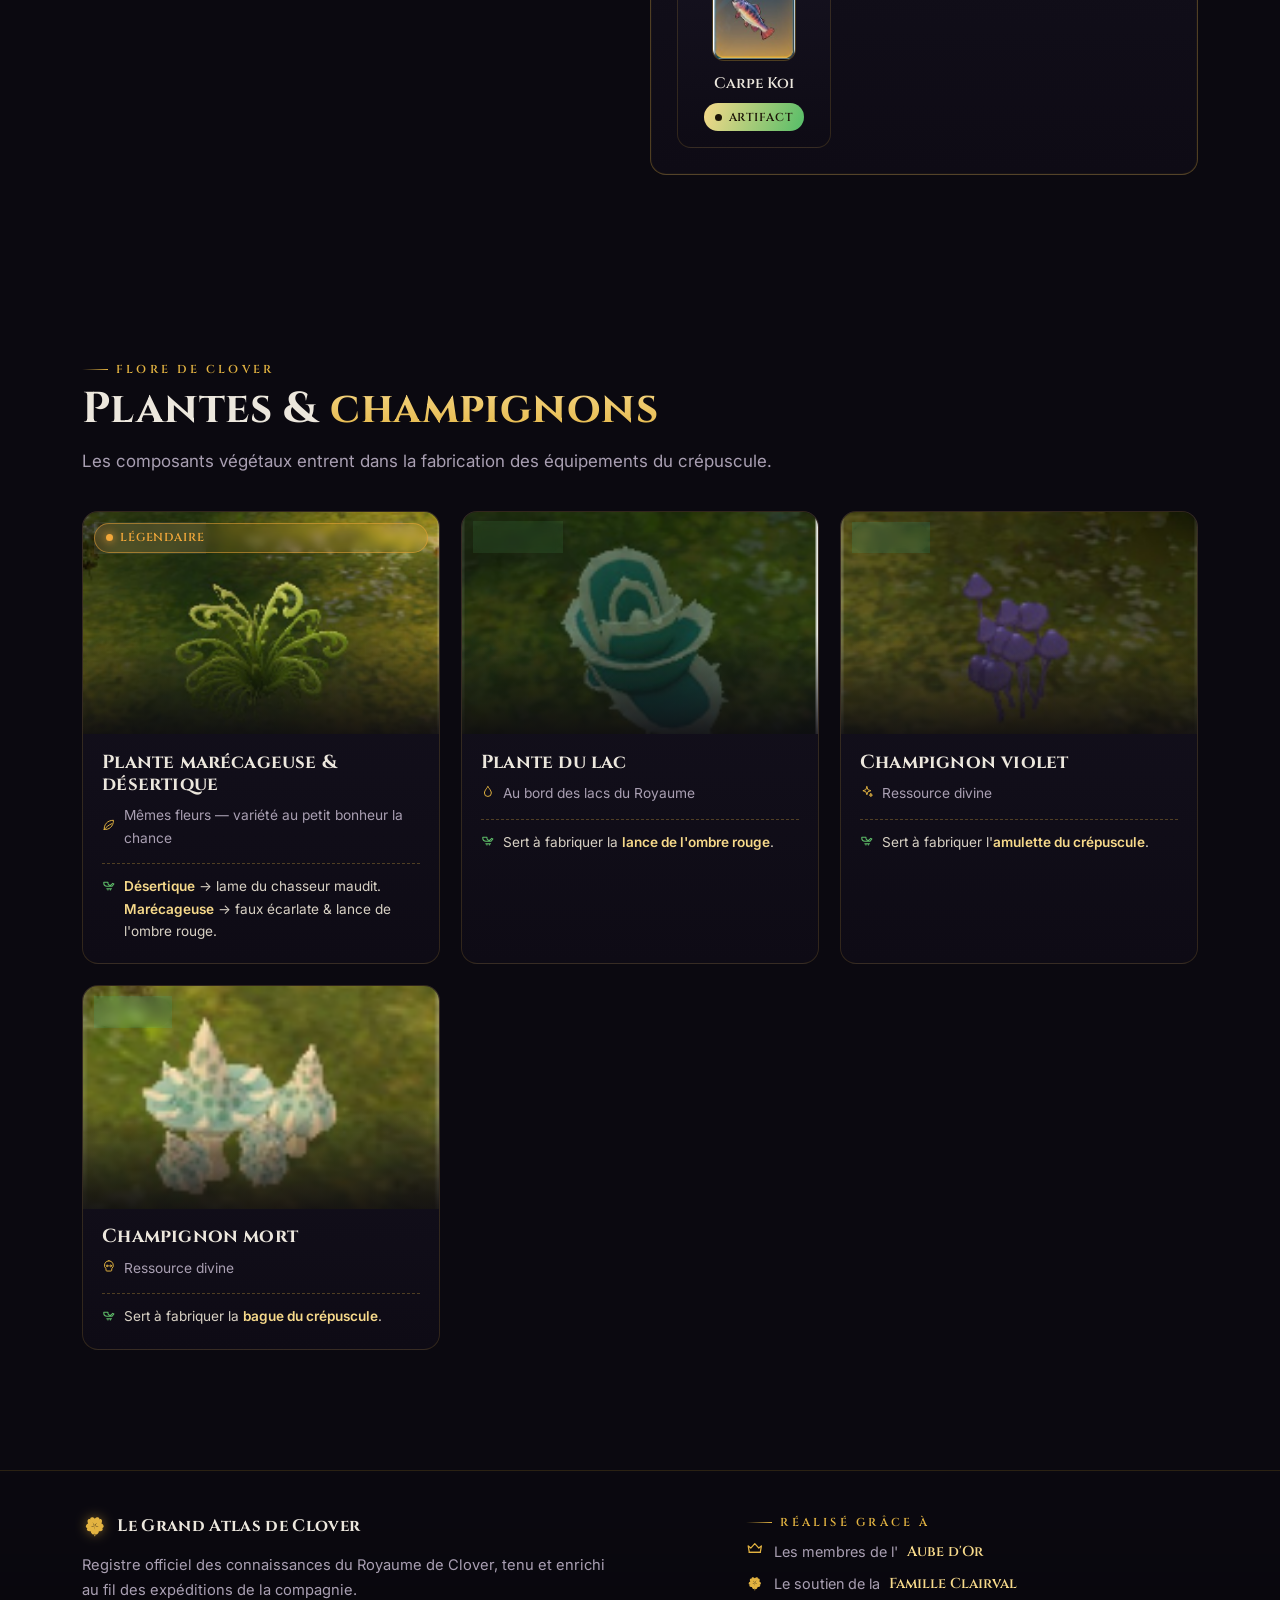
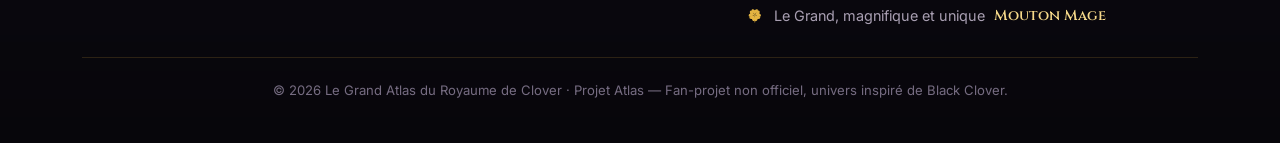
<file: faune-flore.html>
<!DOCTYPE html>
<html lang="fr">
<head>
  <meta charset="UTF-8" />
  <meta name="viewport" content="width=device-width, initial-scale=1.0" />
  <title>Faune &amp; Flore — Le Grand Atlas du Royaume de Clover</title>
  <meta name="description" content="Faune & flore du Royaume de Clover : poissons, plantes et champignons. Raretés, lieux de pêche et de récolte, et utilisations pour la forge." />
  <link rel="icon" href="data:image/svg+xml,<svg xmlns='http://www.w3.org/2000/svg' viewBox='-40 -40 80 88'><g fill='%23e3b341'><path d='M0 0C-2-9-16-12-16-22-16-29-8-32 0-24 8-32 16-29 16-22 16-12 2-9 0 0Z'/><path d='M0 0C-2-9-16-12-16-22-16-29-8-32 0-24 8-32 16-29 16-22 16-12 2-9 0 0Z' transform='rotate(72)'/><path d='M0 0C-2-9-16-12-16-22-16-29-8-32 0-24 8-32 16-29 16-22 16-12 2-9 0 0Z' transform='rotate(144)'/><path d='M0 0C-2-9-16-12-16-22-16-29-8-32 0-24 8-32 16-29 16-22 16-12 2-9 0 0Z' transform='rotate(216)'/><path d='M0 0C-2-9-16-12-16-22-16-29-8-32 0-24 8-32 16-29 16-22 16-12 2-9 0 0Z' transform='rotate(288)'/></g></svg>" />
  <link rel="preconnect" href="https://fonts.googleapis.com" />
  <link rel="preconnect" href="https://fonts.gstatic.com" crossorigin />
  <link href="https://fonts.googleapis.com/css2?family=Cinzel:wght@500;600;700;800&family=Inter:wght@400;500;600;700&display=swap" rel="stylesheet" />
  <link rel="stylesheet" href="css/styles.css" />
</head>
<body>

  <svg width="0" height="0" class="svg-sprite" aria-hidden="true" focusable="false" style="position:absolute">
    <symbol id="clover" viewBox="-40 -40 80 88">
      <g fill="currentColor">
        <path d="M0 0C-2-9-16-12-16-22-16-29-8-32 0-24 8-32 16-29 16-22 16-12 2-9 0 0Z"/>
        <path d="M0 0C-2-9-16-12-16-22-16-29-8-32 0-24 8-32 16-29 16-22 16-12 2-9 0 0Z" transform="rotate(72)"/>
        <path d="M0 0C-2-9-16-12-16-22-16-29-8-32 0-24 8-32 16-29 16-22 16-12 2-9 0 0Z" transform="rotate(144)"/>
        <path d="M0 0C-2-9-16-12-16-22-16-29-8-32 0-24 8-32 16-29 16-22 16-12 2-9 0 0Z" transform="rotate(216)"/>
        <path d="M0 0C-2-9-16-12-16-22-16-29-8-32 0-24 8-32 16-29 16-22 16-12 2-9 0 0Z" transform="rotate(288)"/>
      </g>
      <path d="M0 0C2 14 2 26 0 35" fill="none" stroke="currentColor" stroke-width="3.4" stroke-linecap="round"/>
    </symbol>
  </svg>

  <header class="header">
    <div class="container nav">
      <a href="index.html" class="brand">
        <svg class="clover clover--gold"><use href="#clover"/></svg>
        Atlas de Clover <small>Aube d'Or</small>
      </a>
      <nav class="nav-links" id="menu" aria-label="Navigation principale">
        <a href="index.html">Accueil</a>
        <a href="minerais.html">Minerais</a>
        <a href="bestiaire.html">Bestiaire</a>
        <a href="faune-flore.html" class="is-active">Faune &amp; Flore</a>
      </nav>
      <button class="burger" aria-label="Ouvrir le menu" aria-expanded="false">☰</button>
    </div>
  </header>

  <section class="container section--tight" style="padding-top:clamp(2.5rem,6vw,4rem)">
    <span class="kicker">Registre III · Ressources naturelles</span>
    <h1 class="section-title" style="font-size:clamp(2rem,5vw,3.2rem)">Faune &amp; <span class="accent">Flore</span> de Clover</h1>
    <p class="lead" style="margin-top:1rem">Ce registre répertorie les fleurs, champignons et poissons connus du Royaume. Chaque espèce est recensée avec sa rareté, son lieu de récolte et ses utilisations — médicinales, alimentaires ou artisanales — pour guider récolteurs, soigneurs et explorateurs.</p>
  </section>

  <!-- Aperçu des ressources -->
  <section class="container section--tight">
    <div class="panel panel--accent reveal">
      <h3><span data-ico="compass"></span> Aperçu des ressources</h3>
      <div class="grid grid-4" style="margin-top:1rem;gap:.7rem">
        <div class="meta-line"><span class="rarity commune">Commune</span> Plante marécageuse</div>
        <div class="meta-line"><span class="rarity rare">Rare</span> Poisson des marées</div>
        <div class="meta-line"><span class="rarity mythique">Mythique</span> Poisson rare</div>
        <div class="meta-line"><span class="rarity legendaire">Légendaire</span> Plante désertique</div>
        <div class="meta-line"><span class="rarity legendaire">Légendaire</span> Poisson géant</div>
        <div class="meta-line"><span class="rarity divin">Divin</span> Champignon violet</div>
        <div class="meta-line"><span class="rarity divin">Divin</span> Champignon mort</div>
        <div class="meta-line"><span class="rarity artifact">Artifact</span> Carpe Koi</div>
      </div>
    </div>
  </section>

  <!-- ===== FAUNE AQUATIQUE ===== -->
  <section class="container section">
    <div class="section-head">
      <span class="kicker">Faune aquatique</span>
      <h2 class="section-title">La <span class="accent">pêche</span> dans Clover</h2>
    </div>

    <div class="card reveal" style="margin-bottom:1.6rem">
      <div class="card-media" style="aspect-ratio:21/7">
        <img src="assets/img/faune-paysage.png" alt="Zone de pêche du Royaume de Clover" loading="lazy" />
      </div>
    </div>

    <div class="grid grid-2" style="align-items:start">
      <div class="panel reveal">
        <h3><span data-ico="drop"></span> Conseils de pêche</h3>
        <ul class="list-clean" style="margin-top:.5rem">
          <li><span data-ico="sparkle"></span><span>Les poissons s'attrapent <b>à la chance</b> : aucun appât n'est meilleur qu'un autre.</span></li>
          <li><span data-ico="fish"></span><span>On peut attraper jusqu'à <b>3 sortes différentes</b> de poissons.</span></li>
          <li><span data-ico="bolt"></span><span>Attention à ne pas <b>trop user</b> de la canne à pêche.</span></li>
          <li><span data-ico="map"></span><span>Voici leurs utilisations et les lieux où les pêcher.</span></li>
        </ul>
      </div>
      <div class="panel panel--accent reveal">
        <h3><span data-ico="fish"></span> Prises connues</h3>
        <div class="fish-row" style="margin-top:1rem">
          <div class="fish">
            <img src="assets/img/poisson-marees.png" alt="Poisson des marées" loading="lazy" />
            <div class="fn">Poisson des marées</div>
            <span class="rarity rare">Rare</span>
          </div>
          <div class="fish">
            <img src="assets/img/poisson-rare.png" alt="Poisson rare" loading="lazy" />
            <div class="fn">Poisson rare</div>
            <span class="rarity mythique">Mythique</span>
          </div>
          <div class="fish">
            <img src="assets/img/poisson-geant.png" alt="Poisson géant" loading="lazy" />
            <div class="fn">Poisson géant</div>
            <span class="rarity legendaire">Légendaire</span>
          </div>
          <div class="fish">
            <img src="assets/img/carpe-koi.png" alt="Carpe Koi" loading="lazy" />
            <div class="fn">Carpe Koi</div>
            <span class="rarity artifact">Artifact</span>
          </div>
        </div>
      </div>
    </div>
  </section>

  <!-- ===== FLORE ===== -->
  <section class="container section">
    <div class="section-head">
      <span class="kicker">Flore de Clover</span>
      <h2 class="section-title">Plantes &amp; <span class="accent">champignons</span></h2>
      <p class="lead" style="margin-top:.8rem">Les composants végétaux entrent dans la fabrication des équipements du crépuscule.</p>
    </div>

    <div class="grid grid-auto">

      <article class="card reveal">
        <div class="card-media">
          <span class="rarity commune" style="top:.7rem;left:.7rem">Commune</span>
          <span class="rarity legendaire" style="position:absolute;top:.7rem;right:.7rem;z-index:2">Légendaire</span>
          <img src="assets/img/flore-plante.png" alt="Plante marécageuse et désertique" loading="lazy" />
        </div>
        <div class="card-body">
          <h3 class="card-title">Plante marécageuse &amp; désertique</h3>
          <div class="meta-line"><span data-ico="leaf"></span> Mêmes fleurs — variété au petit bonheur la chance</div>
          <div class="craft"><span data-ico="anvil"></span><span><b>Désertique</b> → lame du chasseur maudit. <b>Marécageuse</b> → faux écarlate &amp; lance de l'ombre rouge.</span></div>
        </div>
      </article>

      <article class="card reveal">
        <div class="card-media">
          <span class="rarity" style="--c:var(--clover)">Plante</span>
          <img src="assets/img/flore-plante-lac.png" alt="Plante du lac" loading="lazy" />
        </div>
        <div class="card-body">
          <h3 class="card-title">Plante du lac</h3>
          <div class="meta-line"><span data-ico="drop"></span> Au bord des lacs du Royaume</div>
          <div class="craft"><span data-ico="anvil"></span><span>Sert à fabriquer la <b>lance de l'ombre rouge</b>.</span></div>
        </div>
      </article>

      <article class="card reveal">
        <div class="card-media">
          <span class="rarity divin">Divin</span>
          <img src="assets/img/flore-champignon-violet.png" alt="Champignon violet" loading="lazy" />
        </div>
        <div class="card-body">
          <h3 class="card-title">Champignon violet</h3>
          <div class="meta-line"><span data-ico="sparkle"></span> Ressource divine</div>
          <div class="craft"><span data-ico="anvil"></span><span>Sert à fabriquer l'<b>amulette du crépuscule</b>.</span></div>
        </div>
      </article>

      <article class="card reveal">
        <div class="card-media">
          <span class="rarity divin">Divin</span>
          <img src="assets/img/flore-champignon-mort.png" alt="Champignon mort" loading="lazy" />
        </div>
        <div class="card-body">
          <h3 class="card-title">Champignon mort</h3>
          <div class="meta-line"><span data-ico="skull"></span> Ressource divine</div>
          <div class="craft"><span data-ico="anvil"></span><span>Sert à fabriquer la <b>bague du crépuscule</b>.</span></div>
        </div>
      </article>

    </div>
  </section>

  <footer class="footer">
    <div class="container">
      <div class="footer-grid">
        <div>
          <a href="index.html" class="brand"><svg class="clover clover--gold"><use href="#clover"/></svg> Le Grand Atlas de Clover</a>
          <p>Registre officiel des connaissances du Royaume de Clover, tenu et enrichi au fil des expéditions de la compagnie.</p>
        </div>
        <div class="credits">
          <span class="kicker">Réalisé grâce à</span>
          <div class="credit"><span data-ico="crown"></span> Les membres de l'<b>Aube d'Or</b></div>
          <div class="credit"><svg class="clover clover--gold"><use href="#clover"/></svg> Le soutien de la <b>Famille Clairval</b></div>
          <div class="credit"><svg class="clover clover--gold"><use href="#clover"/></svg> Le Grand, magnifique et unique <b>Mouton Mage</b></div>
        </div>
      </div>
      <div class="footer-copy">© <span data-year>2026</span> Le Grand Atlas du Royaume de Clover · Projet Atlas — Fan-projet non officiel, univers inspiré de Black Clover.</div>
    </div>
  </footer>

  <script src="js/main.js"></script>
</body>
</html>
</file>
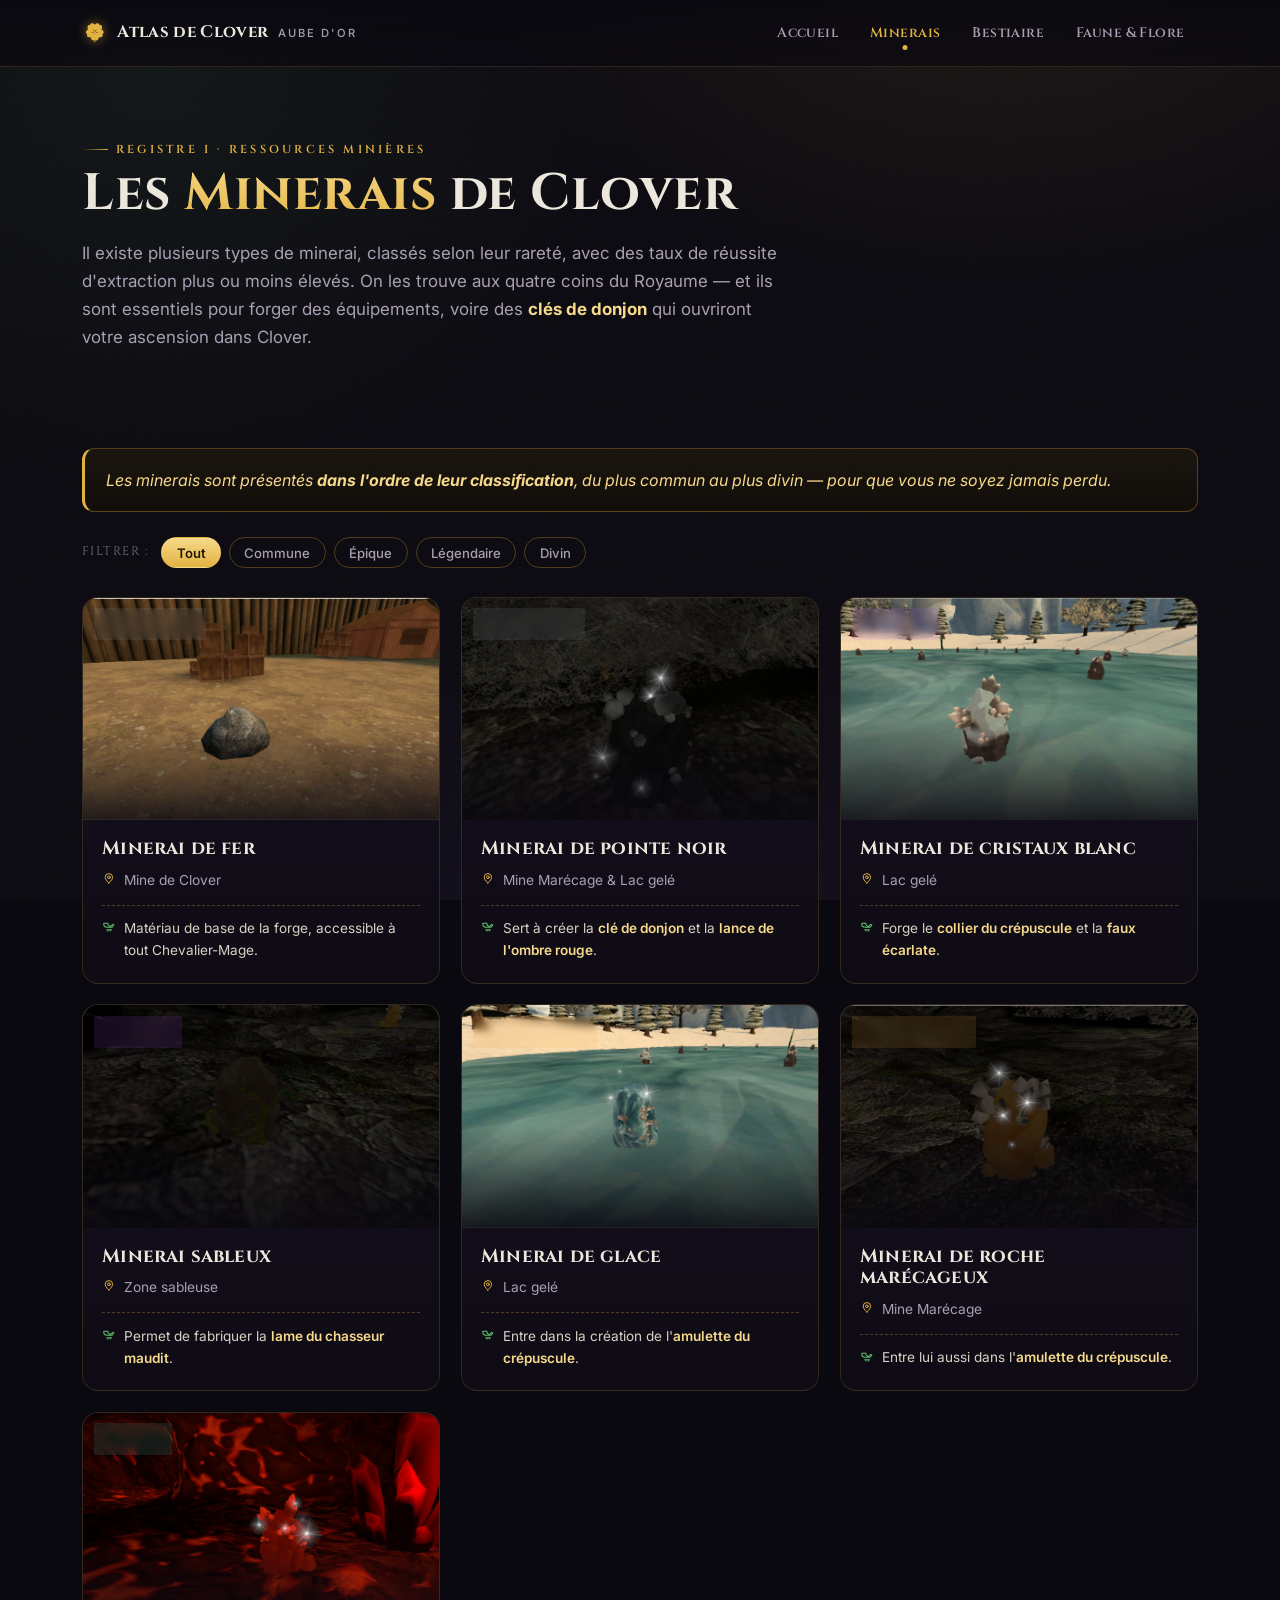
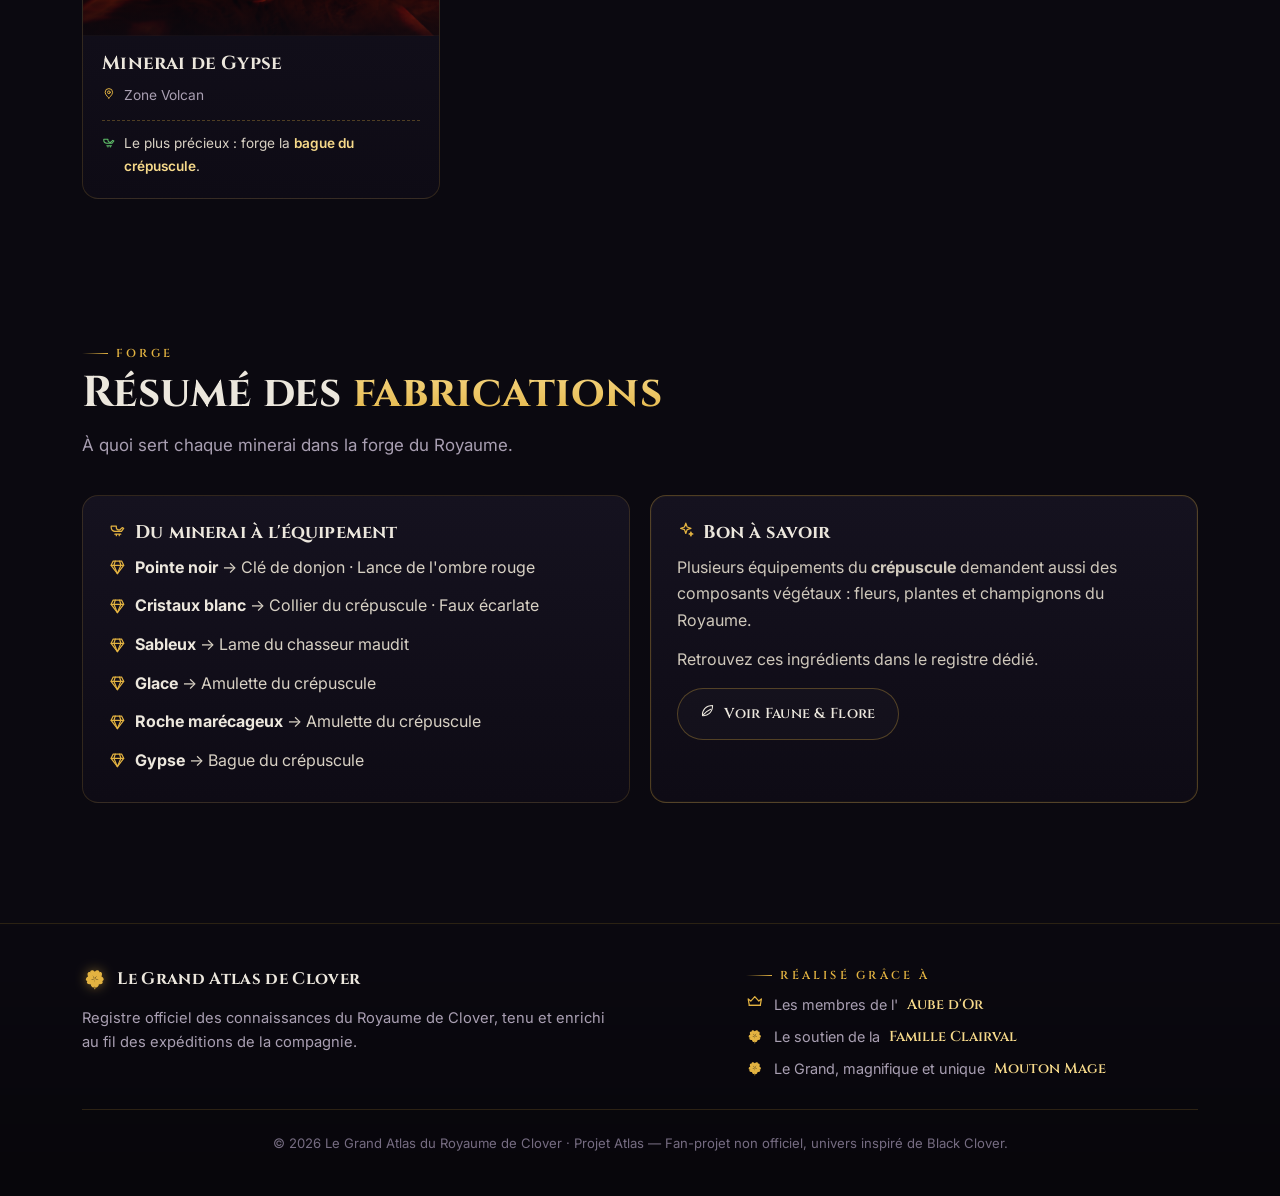
<file: minerais.html>
<!DOCTYPE html>
<html lang="fr">
<head>
  <meta charset="UTF-8" />
  <meta name="viewport" content="width=device-width, initial-scale=1.0" />
  <title>Les Minerais — Le Grand Atlas du Royaume de Clover</title>
  <meta name="description" content="Les 7 minerais du Royaume de Clover : classification, rareté, gisements et équipements à forger (clés de donjon, lances, amulettes…)." />
  <link rel="icon" href="data:image/svg+xml,<svg xmlns='http://www.w3.org/2000/svg' viewBox='-40 -40 80 88'><g fill='%23e3b341'><path d='M0 0C-2-9-16-12-16-22-16-29-8-32 0-24 8-32 16-29 16-22 16-12 2-9 0 0Z'/><path d='M0 0C-2-9-16-12-16-22-16-29-8-32 0-24 8-32 16-29 16-22 16-12 2-9 0 0Z' transform='rotate(72)'/><path d='M0 0C-2-9-16-12-16-22-16-29-8-32 0-24 8-32 16-29 16-22 16-12 2-9 0 0Z' transform='rotate(144)'/><path d='M0 0C-2-9-16-12-16-22-16-29-8-32 0-24 8-32 16-29 16-22 16-12 2-9 0 0Z' transform='rotate(216)'/><path d='M0 0C-2-9-16-12-16-22-16-29-8-32 0-24 8-32 16-29 16-22 16-12 2-9 0 0Z' transform='rotate(288)'/></g></svg>" />
  <link rel="preconnect" href="https://fonts.googleapis.com" />
  <link rel="preconnect" href="https://fonts.gstatic.com" crossorigin />
  <link href="https://fonts.googleapis.com/css2?family=Cinzel:wght@500;600;700;800&family=Inter:wght@400;500;600;700&display=swap" rel="stylesheet" />
  <link rel="stylesheet" href="css/styles.css" />
</head>
<body>

  <svg width="0" height="0" class="svg-sprite" aria-hidden="true" focusable="false" style="position:absolute">
    <symbol id="clover" viewBox="-40 -40 80 88">
      <g fill="currentColor">
        <path d="M0 0C-2-9-16-12-16-22-16-29-8-32 0-24 8-32 16-29 16-22 16-12 2-9 0 0Z"/>
        <path d="M0 0C-2-9-16-12-16-22-16-29-8-32 0-24 8-32 16-29 16-22 16-12 2-9 0 0Z" transform="rotate(72)"/>
        <path d="M0 0C-2-9-16-12-16-22-16-29-8-32 0-24 8-32 16-29 16-22 16-12 2-9 0 0Z" transform="rotate(144)"/>
        <path d="M0 0C-2-9-16-12-16-22-16-29-8-32 0-24 8-32 16-29 16-22 16-12 2-9 0 0Z" transform="rotate(216)"/>
        <path d="M0 0C-2-9-16-12-16-22-16-29-8-32 0-24 8-32 16-29 16-22 16-12 2-9 0 0Z" transform="rotate(288)"/>
      </g>
      <path d="M0 0C2 14 2 26 0 35" fill="none" stroke="currentColor" stroke-width="3.4" stroke-linecap="round"/>
    </symbol>
  </svg>

  <header class="header">
    <div class="container nav">
      <a href="index.html" class="brand">
        <svg class="clover clover--gold"><use href="#clover"/></svg>
        Atlas de Clover <small>Aube d'Or</small>
      </a>
      <nav class="nav-links" id="menu" aria-label="Navigation principale">
        <a href="index.html">Accueil</a>
        <a href="minerais.html" class="is-active">Minerais</a>
        <a href="bestiaire.html">Bestiaire</a>
        <a href="faune-flore.html">Faune &amp; Flore</a>
      </nav>
      <button class="burger" aria-label="Ouvrir le menu" aria-expanded="false">☰</button>
    </div>
  </header>

  <!-- ===== EN-TÊTE DE PAGE ===== -->
  <section class="container section--tight" style="padding-top:clamp(2.5rem,6vw,4rem)">
    <span class="kicker">Registre I · Ressources minières</span>
    <h1 class="section-title" style="font-size:clamp(2rem,5vw,3.2rem)">Les <span class="accent">Minerais</span> de Clover</h1>
    <p class="lead" style="margin-top:1rem">Il existe plusieurs types de minerai, classés selon leur rareté, avec des taux de réussite d'extraction plus ou moins élevés. On les trouve aux quatre coins du Royaume — et ils sont essentiels pour forger des équipements, voire des <b style="color:var(--gold-2)">clés de donjon</b> qui ouvriront votre ascension dans Clover.</p>
  </section>

  <!-- ===== LÉGENDE + FILTRES ===== -->
  <section class="container section--tight">
    <div class="scroll-note reveal" style="margin-bottom:1.6rem">
      Les minerais sont présentés <b>dans l'ordre de leur classification</b>, du plus commun au plus divin — pour que vous ne soyez jamais perdu.
    </div>
    <div class="filters" data-filter-group data-target=".card[data-cat]">
      <span class="flabel">Filtrer&nbsp;:</span>
      <button class="chip is-on" data-value="all">Tout</button>
      <button class="chip" data-value="commune">Commune</button>
      <button class="chip" data-value="epique">Épique</button>
      <button class="chip" data-value="legendaire">Légendaire</button>
      <button class="chip" data-value="divin">Divin</button>
    </div>

    <!-- ===== CARTES MINERAIS ===== -->
    <div class="grid grid-auto">

      <article class="card reveal" data-cat="commune">
        <div class="card-media">
          <span class="rarity commune">Commune</span>
          <img src="assets/img/minerai-fer.png" alt="Minerai de fer — Mine de Clover" loading="lazy" />
        </div>
        <div class="card-body">
          <h3 class="card-title">Minerai de fer</h3>
          <div class="meta-line"><span data-ico="pin"></span> Mine de Clover</div>
          <div class="craft"><span data-ico="anvil"></span><span>Matériau de base de la forge, accessible à tout Chevalier-Mage.</span></div>
        </div>
      </article>

      <article class="card reveal" data-cat="commune">
        <div class="card-media">
          <span class="rarity commune">Commune</span>
          <img src="assets/img/minerai-pointe-noir.png" alt="Minerai de pointe noir — Mine Marécage et Lac gelé" loading="lazy" />
        </div>
        <div class="card-body">
          <h3 class="card-title">Minerai de pointe noir</h3>
          <div class="meta-line"><span data-ico="pin"></span> Mine Marécage &amp; Lac gelé</div>
          <div class="craft"><span data-ico="anvil"></span><span>Sert à créer la <b>clé de donjon</b> et la <b>lance de l'ombre rouge</b>.</span></div>
        </div>
      </article>

      <article class="card reveal" data-cat="epique">
        <div class="card-media">
          <span class="rarity epique">Épique</span>
          <img src="assets/img/minerai-cristaux-blanc.png" alt="Minerai de cristaux blanc — Lac gelé" loading="lazy" />
        </div>
        <div class="card-body">
          <h3 class="card-title">Minerai de cristaux blanc</h3>
          <div class="meta-line"><span data-ico="pin"></span> Lac gelé</div>
          <div class="craft"><span data-ico="anvil"></span><span>Forge le <b>collier du crépuscule</b> et la <b>faux écarlate</b>.</span></div>
        </div>
      </article>

      <article class="card reveal" data-cat="epique">
        <div class="card-media">
          <span class="rarity epique">Épique</span>
          <img src="assets/img/minerai-sable.png" alt="Minerai sableux" loading="lazy" />
        </div>
        <div class="card-body">
          <h3 class="card-title">Minerai sableux</h3>
          <div class="meta-line"><span data-ico="pin"></span> Zone sableuse</div>
          <div class="craft"><span data-ico="anvil"></span><span>Permet de fabriquer la <b>lame du chasseur maudit</b>.</span></div>
        </div>
      </article>

      <article class="card reveal" data-cat="legendaire">
        <div class="card-media">
          <span class="rarity legendaire">Légendaire</span>
          <img src="assets/img/minerai-glace.png" alt="Minerai de glace — Lac gelé" loading="lazy" />
        </div>
        <div class="card-body">
          <h3 class="card-title">Minerai de glace</h3>
          <div class="meta-line"><span data-ico="pin"></span> Lac gelé</div>
          <div class="craft"><span data-ico="anvil"></span><span>Entre dans la création de l'<b>amulette du crépuscule</b>.</span></div>
        </div>
      </article>

      <article class="card reveal" data-cat="legendaire">
        <div class="card-media">
          <span class="rarity legendaire">Légendaire</span>
          <img src="assets/img/minerai-roche-marecageux.png" alt="Minerai de roche marécageux — Mine Marécage" loading="lazy" />
        </div>
        <div class="card-body">
          <h3 class="card-title">Minerai de roche marécageux</h3>
          <div class="meta-line"><span data-ico="pin"></span> Mine Marécage</div>
          <div class="craft"><span data-ico="anvil"></span><span>Entre lui aussi dans l'<b>amulette du crépuscule</b>.</span></div>
        </div>
      </article>

      <article class="card reveal" data-cat="divin">
        <div class="card-media">
          <span class="rarity divin">Divin</span>
          <img src="assets/img/minerai-gypse.png" alt="Minerai de Gypse — Zone Volcan" loading="lazy" />
        </div>
        <div class="card-body">
          <h3 class="card-title">Minerai de Gypse</h3>
          <div class="meta-line"><span data-ico="pin"></span> Zone Volcan</div>
          <div class="craft"><span data-ico="anvil"></span><span>Le plus précieux : forge la <b>bague du crépuscule</b>.</span></div>
        </div>
      </article>

    </div>
  </section>

  <!-- ===== TABLE DE FABRICATION ===== -->
  <section class="container section">
    <div class="section-head">
      <span class="kicker">Forge</span>
      <h2 class="section-title">Résumé des <span class="accent">fabrications</span></h2>
      <p class="lead" style="margin-top:.8rem">À quoi sert chaque minerai dans la forge du Royaume.</p>
    </div>
    <div class="grid grid-2">
      <div class="panel reveal">
        <h3><span data-ico="anvil"></span> Du minerai à l'équipement</h3>
        <ul class="list-clean" style="margin-top:.5rem">
          <li><span data-ico="gem"></span><span><b>Pointe noir</b> → Clé de donjon · Lance de l'ombre rouge</span></li>
          <li><span data-ico="gem"></span><span><b>Cristaux blanc</b> → Collier du crépuscule · Faux écarlate</span></li>
          <li><span data-ico="gem"></span><span><b>Sableux</b> → Lame du chasseur maudit</span></li>
          <li><span data-ico="gem"></span><span><b>Glace</b> → Amulette du crépuscule</span></li>
          <li><span data-ico="gem"></span><span><b>Roche marécageux</b> → Amulette du crépuscule</span></li>
          <li><span data-ico="gem"></span><span><b>Gypse</b> → Bague du crépuscule</span></li>
        </ul>
      </div>
      <div class="panel panel--accent reveal">
        <h3><span data-ico="sparkle"></span> Bon à savoir</h3>
        <p style="margin-bottom:.8rem">Plusieurs équipements du <b>crépuscule</b> demandent aussi des composants végétaux : fleurs, plantes et champignons du Royaume.</p>
        <p>Retrouvez ces ingrédients dans le registre dédié.</p>
        <a href="faune-flore.html" class="btn btn-ghost" style="margin-top:1rem"><span data-ico="leaf"></span> Voir Faune &amp; Flore</a>
      </div>
    </div>
  </section>

  <footer class="footer">
    <div class="container">
      <div class="footer-grid">
        <div>
          <a href="index.html" class="brand"><svg class="clover clover--gold"><use href="#clover"/></svg> Le Grand Atlas de Clover</a>
          <p>Registre officiel des connaissances du Royaume de Clover, tenu et enrichi au fil des expéditions de la compagnie.</p>
        </div>
        <div class="credits">
          <span class="kicker">Réalisé grâce à</span>
          <div class="credit"><span data-ico="crown"></span> Les membres de l'<b>Aube d'Or</b></div>
          <div class="credit"><svg class="clover clover--gold"><use href="#clover"/></svg> Le soutien de la <b>Famille Clairval</b></div>
          <div class="credit"><svg class="clover clover--gold"><use href="#clover"/></svg> Le Grand, magnifique et unique <b>Mouton Mage</b></div>
        </div>
      </div>
      <div class="footer-copy">© <span data-year>2026</span> Le Grand Atlas du Royaume de Clover · Projet Atlas — Fan-projet non officiel, univers inspiré de Black Clover.</div>
    </div>
  </footer>

  <script src="js/main.js"></script>
</body>
</html>
</file>
<file: css/styles.css>
/* =====================================================================
   LE GRAND ATLAS DU ROYAUME DE CLOVER — Projet Atlas
   Thème "grimoire sombre" · HTML/CSS/JS pur
   Toutes les couleurs sont réglables ici (section :root).
   ===================================================================== */

:root{
  /* Fonds & surfaces */
  --bg:#0b0910;
  --bg-2:#0e0b15;
  --surface:#15121f;
  --surface-2:#1b1626;
  --parchment:#1d1710;
  /* Lignes / bordures dorées */
  --line:rgba(227,179,65,.16);
  --line-2:rgba(227,179,65,.30);
  --line-strong:rgba(227,179,65,.55);
  /* Accents */
  --gold:#e3b341;
  --gold-2:#f6d98a;
  --gold-deep:#9c7322;
  --clover:#5fbf6a;
  --clover-deep:#2f7d3a;
  --crimson:#d2483b;
  --purple:#9a6cff;
  /* Texte */
  --ink:#ece7dd;
  --muted:#a99fb2;
  --muted-2:#766c82;
  /* Raretés / classifications */
  --r-commune:#9aa6b0;
  --r-rare:#49a0ff;
  --r-epique:#b15cff;
  --r-legendaire:#f3a83a;
  --r-mythique:#ff5277;
  --r-divin:#2dd4bf;
  --r-artifact:#ffd76a;
  /* Layout */
  --maxw:1180px;
  --radius:16px;
  --radius-sm:10px;
  --shadow:0 18px 50px -22px rgba(0,0,0,.85);
  --glow-gold:0 0 24px -4px rgba(227,179,65,.45);
  --font-display:'Cinzel',Georgia,serif;
  --font-body:'Inter',system-ui,-apple-system,Segoe UI,Roboto,sans-serif;
}

*{box-sizing:border-box;margin:0;padding:0}
html{scroll-behavior:smooth}
body{
  font-family:var(--font-body);
  color:var(--ink);
  background:var(--bg);
  line-height:1.65;
  -webkit-font-smoothing:antialiased;
  overflow-x:hidden;
  position:relative;
}
/* Texture parcheminée + halo magique en fond */
body::before{
  content:"";position:fixed;inset:0;z-index:-2;pointer-events:none;
  background:
    radial-gradient(900px 600px at 78% -8%, rgba(227,179,65,.10), transparent 60%),
    radial-gradient(800px 700px at 12% 8%, rgba(95,191,106,.07), transparent 60%),
    radial-gradient(1000px 800px at 50% 120%, rgba(154,108,255,.08), transparent 60%),
    var(--bg);
}
body::after{
  content:"";position:fixed;inset:0;z-index:-1;pointer-events:none;opacity:.04;
  background-image:url("data:image/svg+xml,%3Csvg xmlns='http://www.w3.org/2000/svg' width='160' height='160'%3E%3Cfilter id='n'%3E%3CfeTurbulence type='fractalNoise' baseFrequency='0.85' numOctaves='2'/%3E%3C/filter%3E%3Crect width='100%25' height='100%25' filter='url(%23n)'/%3E%3C/svg%3E");
}

img{max-width:100%;display:block}
a{color:inherit;text-decoration:none}

.container{width:100%;max-width:var(--maxw);margin-inline:auto;padding-inline:clamp(1rem,4vw,2rem)}

/* ---------- Typographie ---------- */
h1,h2,h3,.display{font-family:var(--font-display);font-weight:700;line-height:1.15;letter-spacing:.01em}
.kicker{
  display:inline-flex;align-items:center;gap:.5rem;
  font-family:var(--font-display);font-size:.72rem;font-weight:600;
  letter-spacing:.28em;text-transform:uppercase;color:var(--gold);
}
.kicker::before{content:"";width:26px;height:1px;background:linear-gradient(90deg,transparent,var(--gold))}
.section-title{font-size:clamp(1.7rem,4vw,2.7rem);margin:.4rem 0 0}
.section-title .accent{
  background:linear-gradient(180deg,var(--gold-2),var(--gold));
  -webkit-background-clip:text;background-clip:text;color:transparent;
}
.lead{color:var(--muted);font-size:1.06rem;max-width:64ch}
.prose p{color:#d8d1c4;margin-bottom:1rem;max-width:74ch}
.prose p:last-child{margin-bottom:0}

/* ---------- Sections / ornements ---------- */
.section{padding-block:clamp(3rem,7vw,5.5rem)}
.section--tight{padding-block:clamp(2rem,4vw,3rem)}
.section-head{margin-bottom:2.2rem}
.ornament{display:flex;align-items:center;justify-content:center;gap:1rem;color:var(--gold-deep);margin:0 auto}
.ornament::before,.ornament::after{content:"";height:1px;width:min(140px,22vw);background:linear-gradient(90deg,transparent,var(--line-strong),transparent)}
.ornament svg{width:26px;height:26px;opacity:.9}

/* ---------- Clover mark ---------- */
.clover{width:1em;height:1em;display:inline-block;vertical-align:-.14em;color:var(--clover)}
.clover--gold{color:var(--gold)}

/* ---------- Header / Nav ---------- */
.header{
  position:sticky;top:0;z-index:50;
  backdrop-filter:blur(12px);
  background:linear-gradient(180deg,rgba(11,9,16,.94),rgba(11,9,16,.72));
  border-bottom:1px solid var(--line);
}
.nav{display:flex;align-items:center;gap:1.2rem;height:66px}
.brand{display:flex;align-items:center;gap:.6rem;font-family:var(--font-display);font-weight:700;font-size:1.05rem;letter-spacing:.02em}
.brand .clover{width:1.6rem;height:1.6rem;filter:drop-shadow(0 0 6px rgba(227,179,65,.5))}
.brand small{color:var(--muted);font-weight:500;font-family:var(--font-body);font-size:.7rem;letter-spacing:.18em;text-transform:uppercase}
.nav-links{display:flex;gap:.3rem;margin-left:auto}
.nav-links a{
  font-family:var(--font-display);font-size:.86rem;font-weight:600;letter-spacing:.03em;
  color:var(--muted);padding:.5rem .85rem;border-radius:999px;transition:.2s;position:relative;
}
.nav-links a:hover{color:var(--ink);background:rgba(227,179,65,.08)}
.nav-links a.is-active{color:var(--gold)}
.nav-links a.is-active::after{
  content:"";position:absolute;left:50%;bottom:2px;transform:translateX(-50%);
  width:5px;height:5px;border-radius:50%;background:var(--gold);box-shadow:var(--glow-gold)
}
.burger{display:none;margin-left:auto;background:none;border:1px solid var(--line-2);color:var(--gold);
  font-size:1.2rem;width:42px;height:42px;border-radius:10px;cursor:pointer}

/* ---------- Boutons ---------- */
.btn{
  display:inline-flex;align-items:center;gap:.55rem;cursor:pointer;
  font-family:var(--font-display);font-weight:600;font-size:.9rem;letter-spacing:.02em;
  padding:.8rem 1.4rem;border-radius:999px;border:1px solid transparent;transition:.22s;
}
.btn svg{width:1.05em;height:1.05em}
.btn-primary{background:linear-gradient(180deg,var(--gold-2),var(--gold));color:#241a04;box-shadow:var(--glow-gold)}
.btn-primary:hover{transform:translateY(-2px);box-shadow:0 0 30px -2px rgba(227,179,65,.6)}
.btn-ghost{border-color:var(--line-2);color:var(--ink);background:rgba(255,255,255,.02)}
.btn-ghost:hover{border-color:var(--gold);color:var(--gold);transform:translateY(-2px)}

/* ---------- Hero ---------- */
.hero{position:relative;overflow:hidden;padding-block:clamp(3.5rem,9vw,7rem);text-align:center}
.hero-circle{
  position:absolute;top:50%;left:50%;width:min(820px,120vw);aspect-ratio:1;translate:-50% -50%;
  z-index:-1;opacity:.5;pointer-events:none;
}
.hero-circle svg{width:100%;height:100%;animation:spin 60s linear infinite}
.hero-circle svg .ring2{animation:spin 90s linear infinite reverse;transform-origin:center}
@keyframes spin{to{transform:rotate(360deg)}}
.hero h1{font-size:clamp(2.4rem,7vw,5rem);margin:.6rem 0;line-height:1.05}
.hero h1 .gold{
  background:linear-gradient(180deg,#fff4d6,var(--gold) 55%,var(--gold-deep));
  -webkit-background-clip:text;background-clip:text;color:transparent;
  filter:drop-shadow(0 2px 18px rgba(227,179,65,.3));
}
.hero .tagline{color:var(--muted);font-size:1.12rem;max-width:60ch;margin:1.2rem auto 0}
.hero-actions{display:flex;gap:.8rem;justify-content:center;flex-wrap:wrap;margin-top:1.8rem}
.quote-scroll{
  margin:2.4rem auto 0;max-width:680px;padding:1.2rem 1.6rem;
  background:linear-gradient(180deg,rgba(29,23,16,.9),rgba(20,16,10,.9));
  border:1px solid var(--line-2);border-radius:14px;position:relative;
  font-family:var(--font-display);font-style:italic;color:var(--gold-2);font-size:1.02rem;
  box-shadow:inset 0 0 40px -20px rgba(227,179,65,.5)
}
.quote-scroll::before{content:"❝";position:absolute;top:-.4rem;left:.7rem;color:var(--gold-deep);font-size:2rem;opacity:.6}

/* ---------- Stats ---------- */
.stats{display:grid;grid-template-columns:repeat(4,1fr);gap:1rem}
.stat{
  text-align:center;padding:1.3rem 1rem;border-radius:var(--radius-sm);
  background:linear-gradient(180deg,var(--surface),var(--bg-2));border:1px solid var(--line);
}
.stat .num{font-family:var(--font-display);font-size:clamp(1.3rem,3vw,1.9rem);color:var(--gold);font-weight:700}
.stat .lbl{font-size:.78rem;color:var(--muted);text-transform:uppercase;letter-spacing:.12em;margin-top:.25rem}

/* ---------- Grilles & panneaux ---------- */
.grid{display:grid;gap:1.3rem}
.grid-2{grid-template-columns:repeat(2,1fr)}
.grid-3{grid-template-columns:repeat(3,1fr)}
.grid-4{grid-template-columns:repeat(4,1fr)}
.grid-auto{grid-template-columns:repeat(auto-fill,minmax(290px,1fr))}

.panel{
  background:linear-gradient(180deg,var(--surface),var(--bg-2));
  border:1px solid var(--line);border-radius:var(--radius);padding:1.6rem;position:relative;
}
.panel--accent{border-color:var(--line-2);box-shadow:inset 0 0 0 1px rgba(227,179,65,.04)}
.panel h3{font-size:1.15rem;display:flex;align-items:center;gap:.55rem;margin-bottom:.6rem}
.panel h3 .clover,.panel h3 svg{width:1.1rem;height:1.1rem;color:var(--gold)}
.panel p{color:#cfc8bb}

/* Carte-lien du hub */
.hub-card{display:flex;flex-direction:column;gap:.6rem;transition:.25s;overflow:hidden}
.hub-card:hover{transform:translateY(-4px);border-color:var(--line-strong);box-shadow:var(--shadow)}
.hub-card .ico-lg{width:40px;height:40px;color:var(--gold)}
.hub-card .go{margin-top:auto;color:var(--gold);font-weight:600;font-size:.85rem;font-family:var(--font-display);display:inline-flex;gap:.4rem;align-items:center}
.hub-card:hover .go svg{transform:translateX(4px)}
.hub-card .go svg{transition:.2s;width:1em;height:1em}

/* ---------- Badges de rareté ---------- */
.rarity{
  --c:var(--r-commune);
  display:inline-flex;align-items:center;gap:.4rem;font-family:var(--font-display);
  font-size:.72rem;font-weight:600;letter-spacing:.08em;text-transform:uppercase;
  padding:.28rem .7rem;border-radius:999px;color:var(--c);
  border:1px solid color-mix(in srgb,var(--c) 50%,transparent);
  background:color-mix(in srgb,var(--c) 12%,transparent);
}
.rarity::before{content:"";width:7px;height:7px;border-radius:50%;background:var(--c);box-shadow:0 0 8px var(--c)}
.rarity.commune{--c:var(--r-commune)}
.rarity.rare{--c:var(--r-rare)}
.rarity.epique{--c:var(--r-epique)}
.rarity.legendaire{--c:var(--r-legendaire)}
.rarity.mythique{--c:var(--r-mythique)}
.rarity.divin{--c:var(--r-divin)}
.rarity.artifact{
  color:#1c1407;border:none;
  background:linear-gradient(110deg,#f6d98a,#5fbf6a,#2dd4bf,#f3a83a);
  background-size:300% 100%;animation:shimmer 6s linear infinite
}
.rarity.artifact::before{background:#1c1407;box-shadow:none}
@keyframes shimmer{to{background-position:300% 0}}

/* ---------- Cartes Minerai / Ressource ---------- */
.card{
  background:linear-gradient(180deg,var(--surface),var(--bg-2));
  border:1px solid var(--line);border-radius:var(--radius);overflow:hidden;
  display:flex;flex-direction:column;transition:.25s;
}
.card:hover{transform:translateY(-5px);border-color:var(--line-2);box-shadow:var(--shadow)}
.card-media{position:relative;aspect-ratio:16/10;overflow:hidden;background:#000}
.card-media img{width:100%;height:100%;object-fit:cover;transition:.4s}
.card:hover .card-media img{transform:scale(1.06)}
.card-media::after{content:"";position:absolute;inset:0;background:linear-gradient(180deg,transparent 55%,rgba(11,9,16,.85))}
.card-media .rarity{position:absolute;top:.7rem;left:.7rem;z-index:2;backdrop-filter:blur(4px)}
.card-body{padding:1.1rem 1.2rem 1.3rem;display:flex;flex-direction:column;gap:.55rem;flex:1}
.card-title{font-family:var(--font-display);font-size:1.18rem;font-weight:700;color:var(--ink)}
.meta-line{display:flex;align-items:center;gap:.5rem;font-size:.86rem;color:var(--muted)}
.meta-line svg{width:1em;height:1em;color:var(--gold);flex:none}
.craft{
  margin-top:.3rem;font-size:.85rem;color:#d8d1c4;
  border-top:1px dashed var(--line-2);padding-top:.7rem;display:flex;gap:.5rem;align-items:flex-start
}
.craft svg{width:1.05em;height:1.05em;color:var(--clover);flex:none;margin-top:.15rem}
.craft b{color:var(--gold-2);font-weight:600}

/* ---------- Cartes Monstre (bestiaire) ---------- */
.beast{
  background:linear-gradient(180deg,var(--surface),var(--bg-2));
  border:1px solid var(--line);border-radius:var(--radius);overflow:hidden;transition:.25s;
  display:flex;flex-direction:column;
}
.beast:hover{transform:translateY(-5px);box-shadow:var(--shadow);border-color:var(--line-2)}
.beast.boss{border-color:color-mix(in srgb,var(--crimson) 55%,transparent);box-shadow:0 0 30px -12px rgba(210,72,59,.6)}
.beast-media{position:relative;aspect-ratio:16/11;background:#000;overflow:hidden}
.beast-media img{width:100%;height:100%;object-fit:cover;transition:.4s}
.beast:hover .beast-media img{transform:scale(1.05)}
.beast-media::after{content:"";position:absolute;inset:0;background:linear-gradient(180deg,transparent 50%,rgba(11,9,16,.8))}
.lvl-badge{
  position:absolute;top:.7rem;left:.7rem;z-index:2;display:flex;align-items:center;gap:.45rem;
  font-family:var(--font-display);font-weight:700;font-size:.8rem;padding:.3rem .7rem;border-radius:999px;
  background:rgba(11,9,16,.7);backdrop-filter:blur(4px);border:1px solid var(--line-2);color:var(--ink)
}
.lvl-badge .dot{width:8px;height:8px;border-radius:50%;background:var(--danger,#5fbf6a);box-shadow:0 0 8px var(--danger,#5fbf6a)}
.boss-tag{
  position:absolute;top:.7rem;right:.7rem;z-index:2;font-family:var(--font-display);font-weight:700;
  font-size:.72rem;letter-spacing:.15em;padding:.3rem .65rem;border-radius:6px;color:#fff;
  background:linear-gradient(180deg,#e2594a,var(--crimson));box-shadow:0 0 16px -2px rgba(210,72,59,.8)
}
.beast-body{padding:1.1rem 1.2rem 1.3rem}
.beast-title{font-family:var(--font-display);font-size:1.2rem;font-weight:700;margin-bottom:.7rem;display:flex;align-items:center;justify-content:space-between;gap:.5rem}
.stat-grid{display:grid;grid-template-columns:1fr 1fr;gap:.5rem .8rem;margin-bottom:.7rem}
.stat-cell{display:flex;flex-direction:column;gap:.1rem;background:rgba(255,255,255,.02);border:1px solid var(--line);border-radius:8px;padding:.45rem .6rem}
.stat-cell .k{font-size:.66rem;text-transform:uppercase;letter-spacing:.1em;color:var(--muted-2)}
.stat-cell .v{font-family:var(--font-display);font-weight:600;color:var(--ink);font-size:.95rem}
.stat-cell .v.hp{color:var(--crimson)}
.stat-cell .v.lv{color:var(--gold)}
.beast .loc{display:flex;gap:.45rem;align-items:flex-start;font-size:.85rem;color:var(--muted)}
.beast .loc svg{width:1em;height:1em;color:var(--gold);flex:none;margin-top:.2rem}
.tag-attack{display:inline-flex;align-items:center;gap:.35rem;font-size:.74rem;padding:.22rem .6rem;border-radius:999px;margin-top:.6rem;
  border:1px solid var(--line-2);color:var(--muted)}
.tag-attack.magic{color:var(--purple);border-color:color-mix(in srgb,var(--purple) 45%,transparent);background:color-mix(in srgb,var(--purple) 10%,transparent)}
.tag-attack.phys{color:var(--clover);border-color:color-mix(in srgb,var(--clover) 40%,transparent);background:color-mix(in srgb,var(--clover) 10%,transparent)}

/* ---------- Filtres ---------- */
.filters{display:flex;flex-wrap:wrap;gap:.5rem;margin-bottom:1.8rem;align-items:center}
.filters .flabel{font-family:var(--font-display);font-size:.78rem;letter-spacing:.12em;text-transform:uppercase;color:var(--muted-2);margin-right:.3rem}
.chip{
  font-family:var(--font-body);font-size:.82rem;font-weight:500;cursor:pointer;
  padding:.4rem .9rem;border-radius:999px;border:1px solid var(--line-2);color:var(--muted);
  background:transparent;transition:.18s;
}
.chip:hover{color:var(--ink);border-color:var(--gold)}
.chip.is-on{background:linear-gradient(180deg,var(--gold-2),var(--gold));color:#241a04;border-color:transparent;font-weight:600}
.is-hidden{display:none!important}

/* ---------- Vignettes poissons ---------- */
.fish-row{display:grid;grid-template-columns:repeat(auto-fill,minmax(150px,1fr));gap:1rem}
.fish{
  background:linear-gradient(180deg,var(--surface),var(--bg-2));border:1px solid var(--line);
  border-radius:14px;padding:1rem;text-align:center;transition:.22s
}
.fish:hover{transform:translateY(-4px);border-color:var(--line-2);box-shadow:var(--shadow)}
.fish img{width:84px;height:84px;object-fit:contain;margin:0 auto .6rem;border-radius:12px;
  border:1px solid var(--line-2);background:#0c0a12;image-rendering:auto}
.fish .fn{font-family:var(--font-display);font-weight:600;font-size:.95rem;margin-bottom:.35rem}

/* Liste à puces stylée */
.list-clean{list-style:none;display:flex;flex-direction:column;gap:.55rem}
.list-clean li{display:flex;gap:.6rem;align-items:flex-start;color:#d8d1c4}
.list-clean li svg{width:1.05em;height:1.05em;color:var(--gold);flex:none;margin-top:.35rem}
.list-clean li b{color:var(--ink)}

/* Encart "parchemin" */
.scroll-note{
  background:linear-gradient(180deg,rgba(29,23,16,.9),rgba(18,14,9,.92));
  border:1px solid var(--line-2);border-left:3px solid var(--gold);
  border-radius:12px;padding:1.1rem 1.3rem;color:var(--gold-2);font-style:italic
}

/* ---------- Footer ---------- */
.footer{border-top:1px solid var(--line);margin-top:2rem;padding-block:2.6rem;background:linear-gradient(180deg,transparent,rgba(0,0,0,.3))}
.footer-grid{display:grid;grid-template-columns:1.4fr 1fr;gap:2rem;align-items:start}
.footer .brand{margin-bottom:.8rem}
.footer p{color:var(--muted);font-size:.92rem;max-width:60ch}
.credits{display:flex;flex-direction:column;gap:.5rem}
.credit{display:flex;align-items:center;gap:.6rem;color:var(--muted);font-size:.9rem}
.credit svg,.credit .clover{width:1.1rem;height:1.1rem;color:var(--gold);flex:none}
.credit b{color:var(--gold-2);font-family:var(--font-display);font-weight:600}
.footer-copy{border-top:1px solid var(--line);margin-top:1.8rem;padding-top:1.4rem;color:var(--muted-2);font-size:.82rem;text-align:center}

/* ---------- Reveal ---------- */
.reveal{opacity:0;transform:translateY(22px);transition:opacity .7s ease,transform .7s ease}
.reveal.in{opacity:1;transform:none}
@media (prefers-reduced-motion:reduce){
  .reveal{opacity:1;transform:none;transition:none}
  .hero-circle svg,.hero-circle svg .ring2{animation:none}
}

/* ---------- Responsive ---------- */
@media (max-width:920px){
  .grid-4{grid-template-columns:repeat(2,1fr)}
  .grid-3{grid-template-columns:repeat(2,1fr)}
  .footer-grid{grid-template-columns:1fr}
}
@media (max-width:720px){
  .nav-links{
    position:fixed;inset:66px 0 auto 0;flex-direction:column;gap:0;
    background:rgba(11,9,16,.98);border-bottom:1px solid var(--line);
    padding:.5rem 1rem 1rem;transform:translateY(-130%);transition:.3s;margin:0
  }
  .nav-links.open{transform:none}
  .nav-links a{padding:.85rem;border-radius:8px}
  .burger{display:block}
  .stats{grid-template-columns:repeat(2,1fr)}
  .grid-2{grid-template-columns:1fr}
}
@media (max-width:480px){
  .grid-4,.grid-3{grid-template-columns:1fr}
}
</file>
